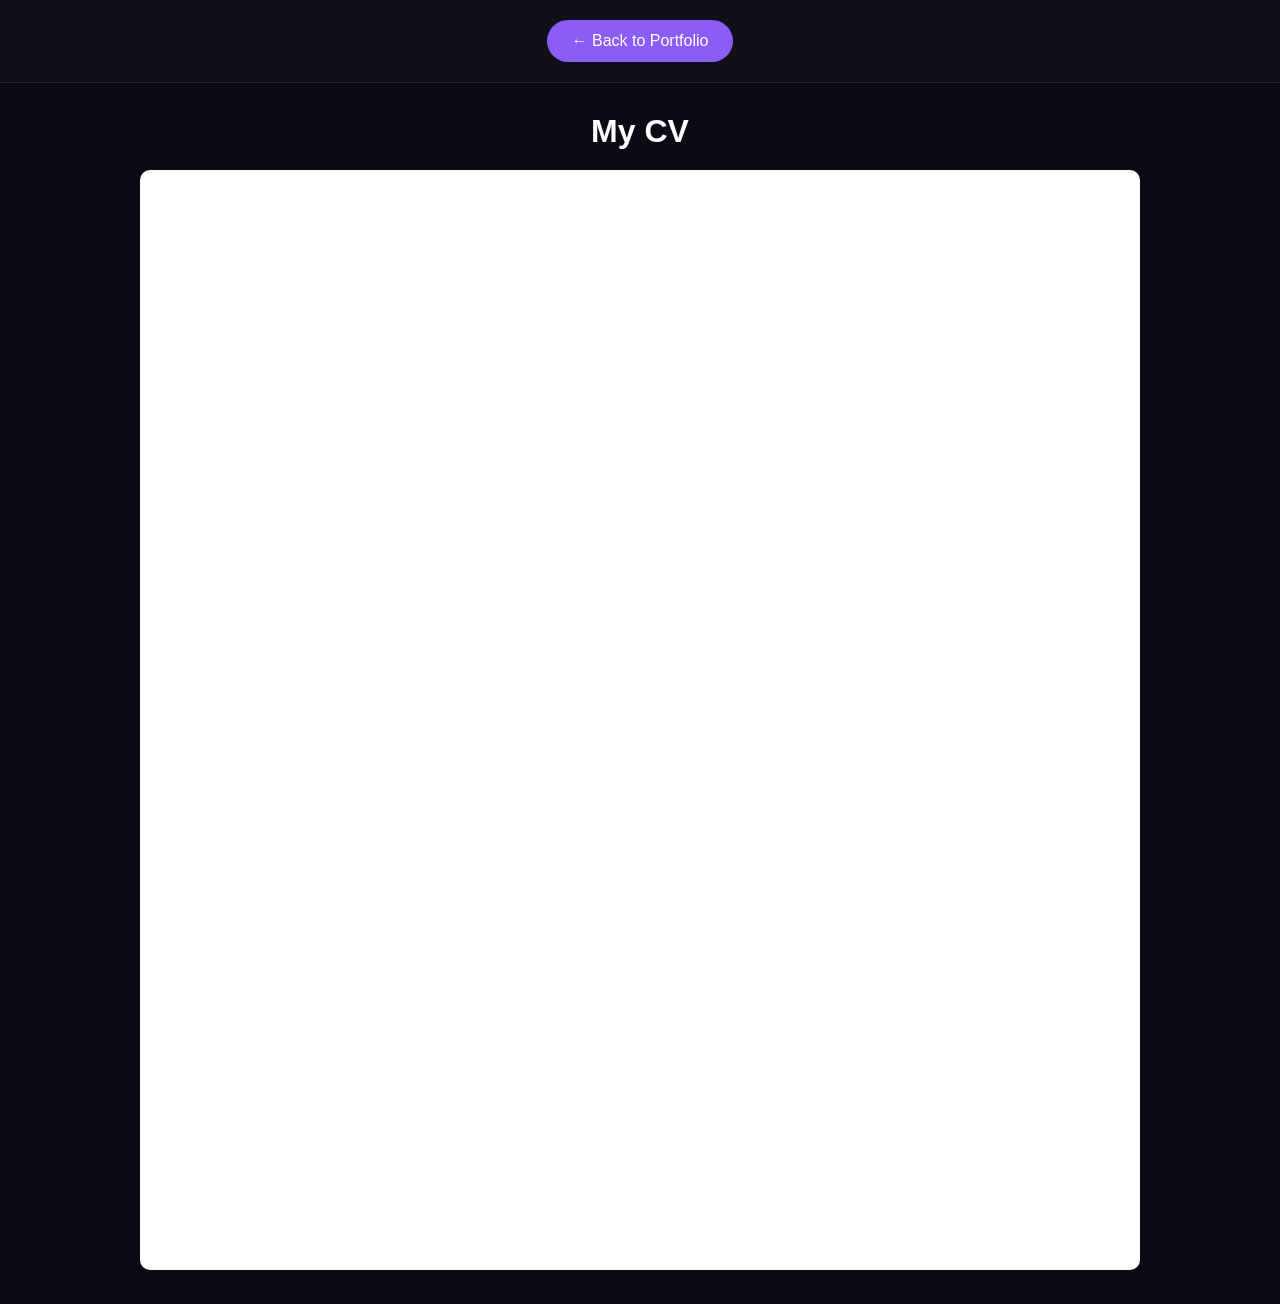
<file: cv.html>
<!DOCTYPE html>
<html lang="en">

<head>
    <meta charset="UTF-8">

    <meta name="viewport"
          content="width=device-width, initial-scale=1.0">

    <title>CV | Nessrine Felah</title>

    <style>

        * {
            margin: 0;
            padding: 0;
            box-sizing: border-box;
        }

        body {
            font-family: Arial, sans-serif;
            background: #0b0b16;
            color: white;
            text-align: center;
        }

        .top-bar {
            padding: 20px;
            background: #10101d;
            border-bottom: 1px solid #252538;
        }

        .back-button {
            display: inline-block;

            padding: 12px 25px;

            background: #8b5cf6;

            color: white;

            text-decoration: none;

            border-radius: 25px;

            transition: 0.3s ease;
        }

        .back-button:hover {
            background: #7c3aed;
            transform: translateY(-2px);
        }

        .cv-container {
            padding: 30px;
        }

        .cv-container h1 {
            margin-bottom: 20px;
        }

        .cv-viewer {
            width: 90%;
            max-width: 1000px;
            height: 1100px;

            border: none;

            border-radius: 10px;

            background: white;
        }

    </style>

</head>

<body>

    <div class="top-bar">

        <a href="index.html" class="back-button">
            ← Back to Portfolio
        </a>

    </div>


    <div class="cv-container">

        <h1>My CV</h1>

        <iframe
            src="cv.pdf"
            class="cv-viewer">
        </iframe>

    </div>

</body>

</html>
</file>
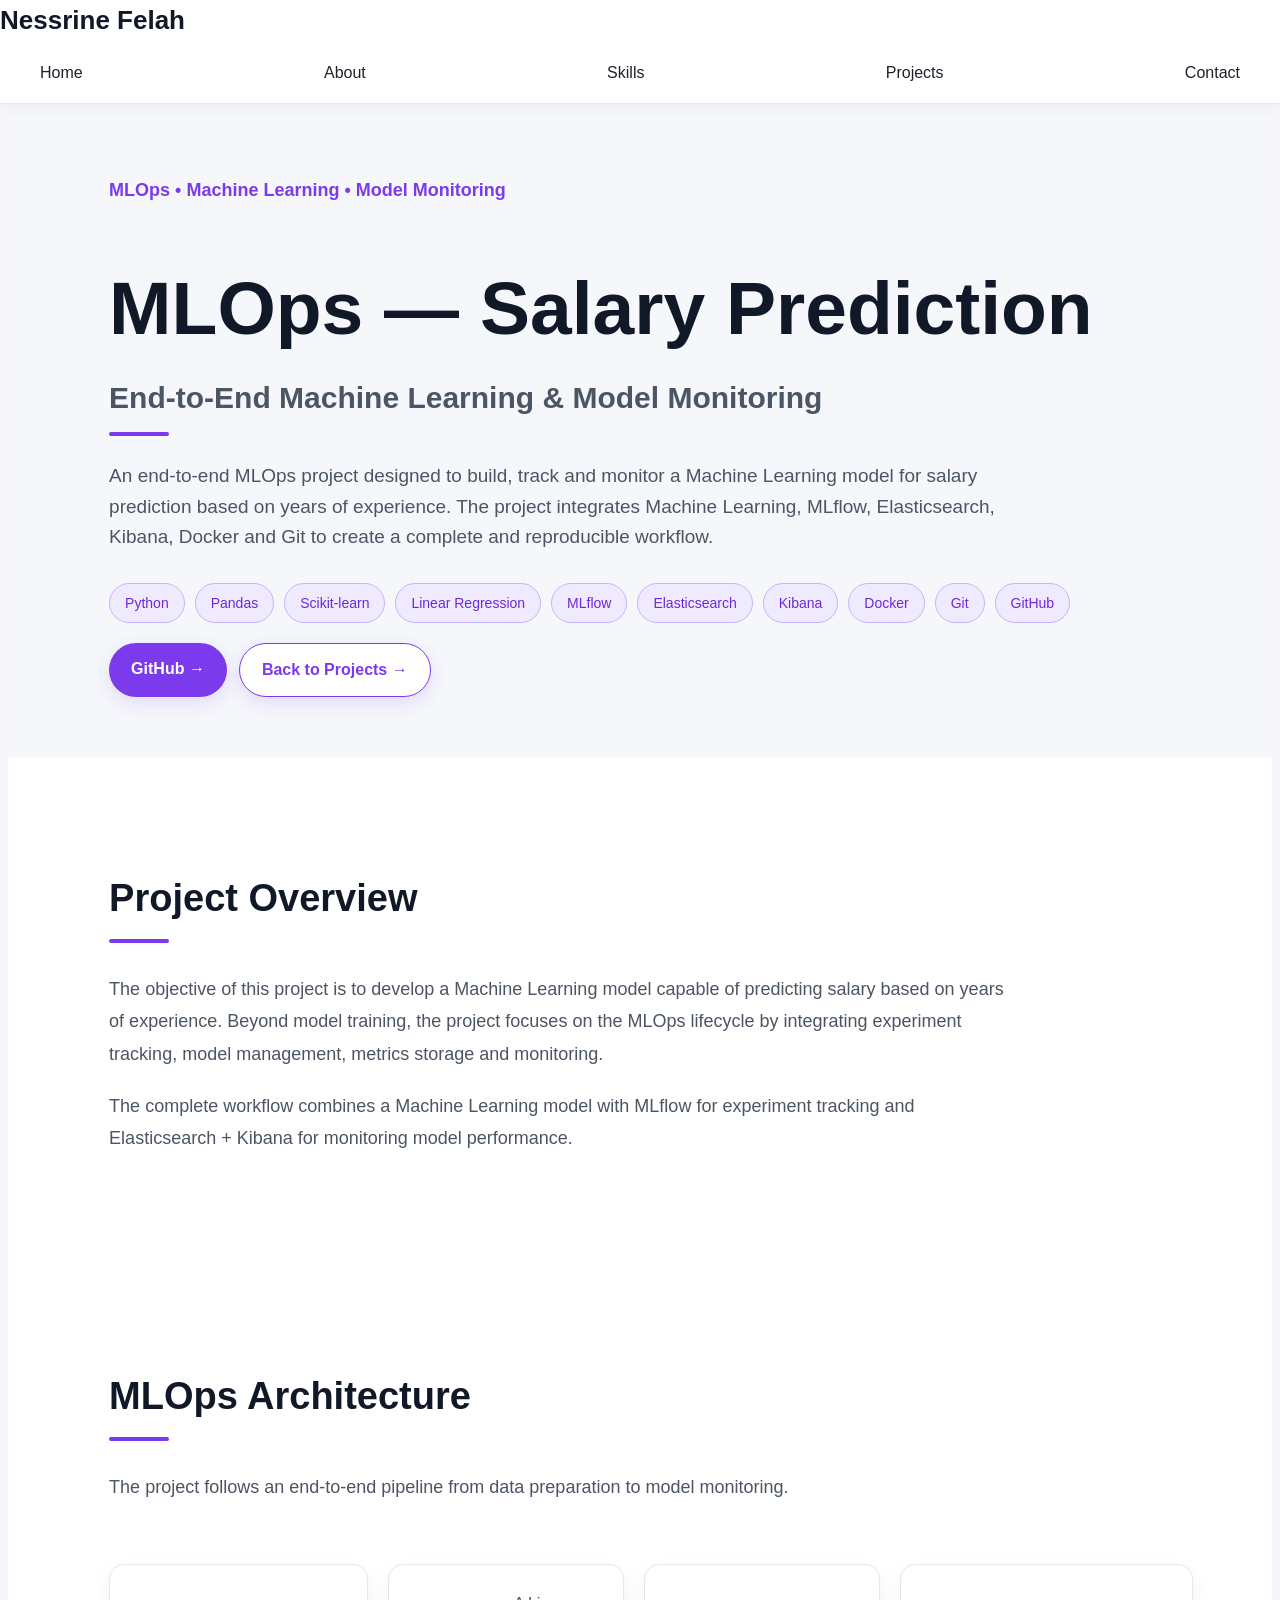
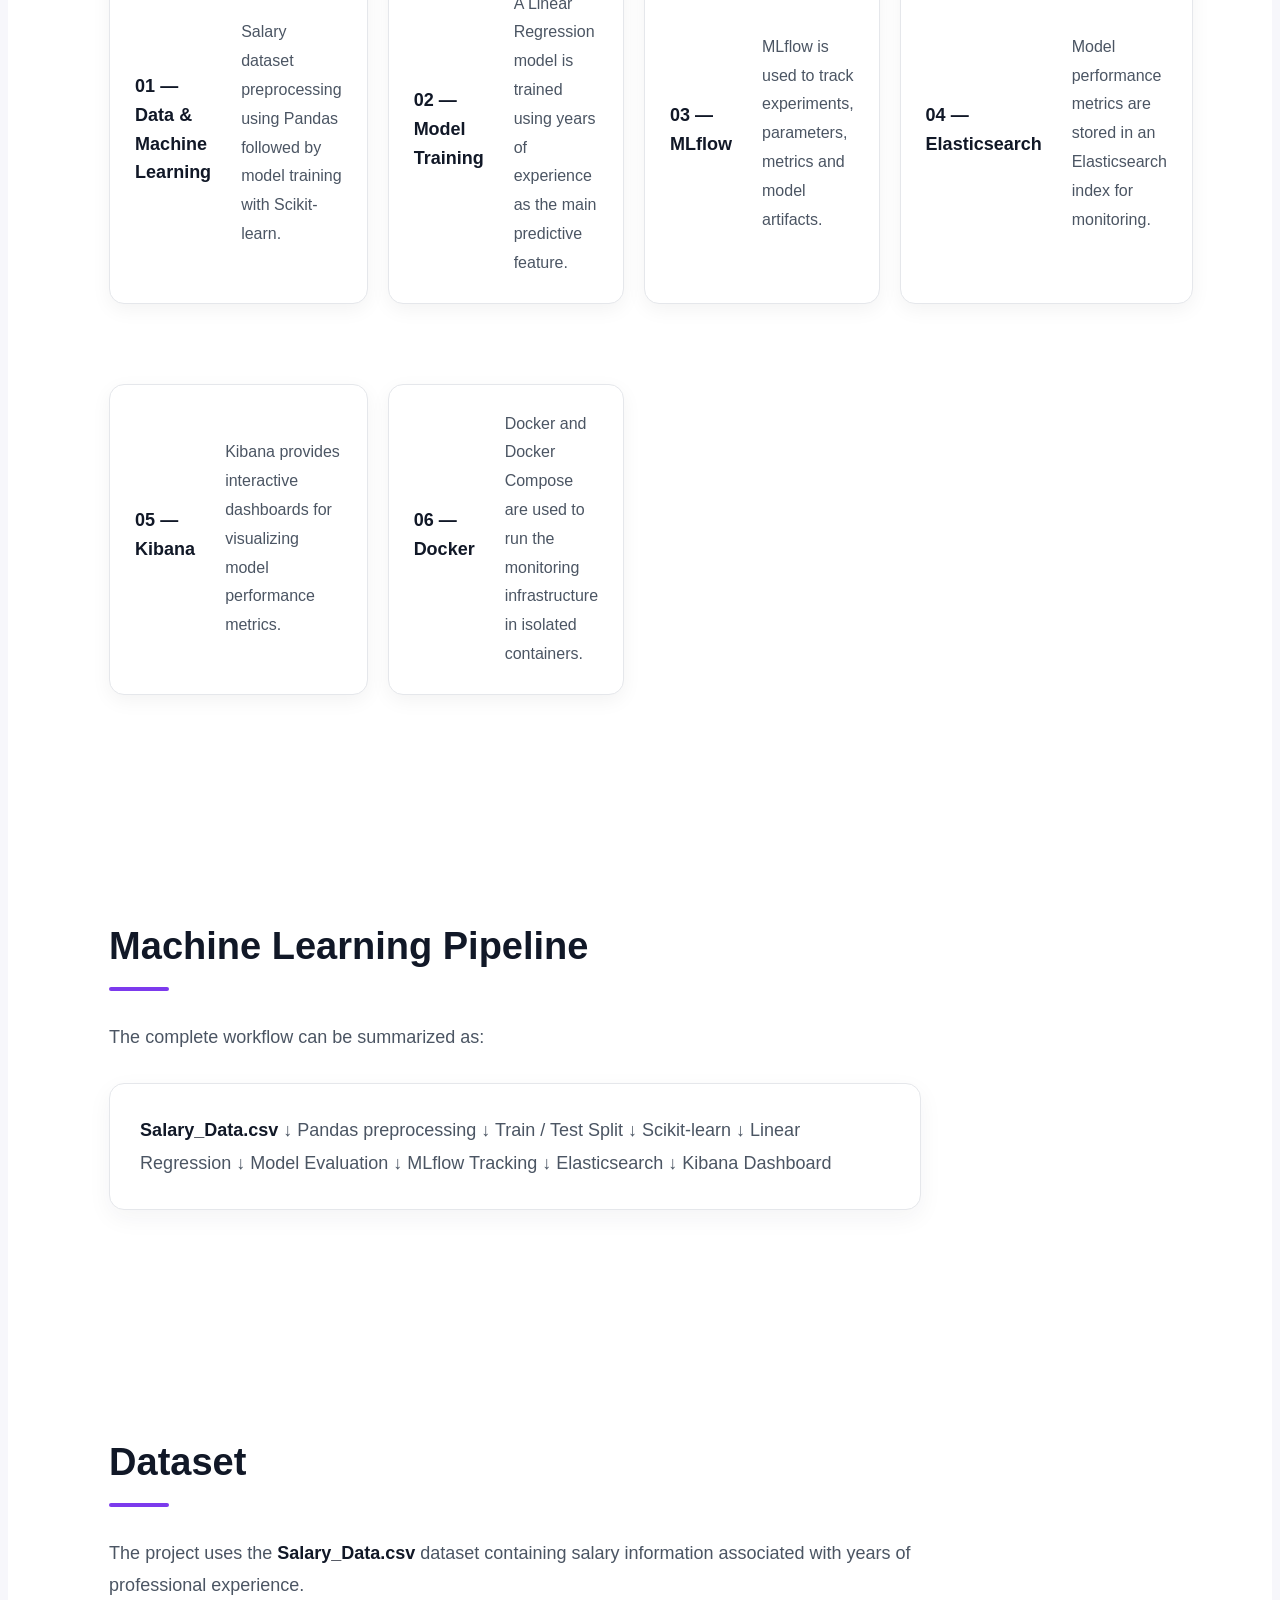
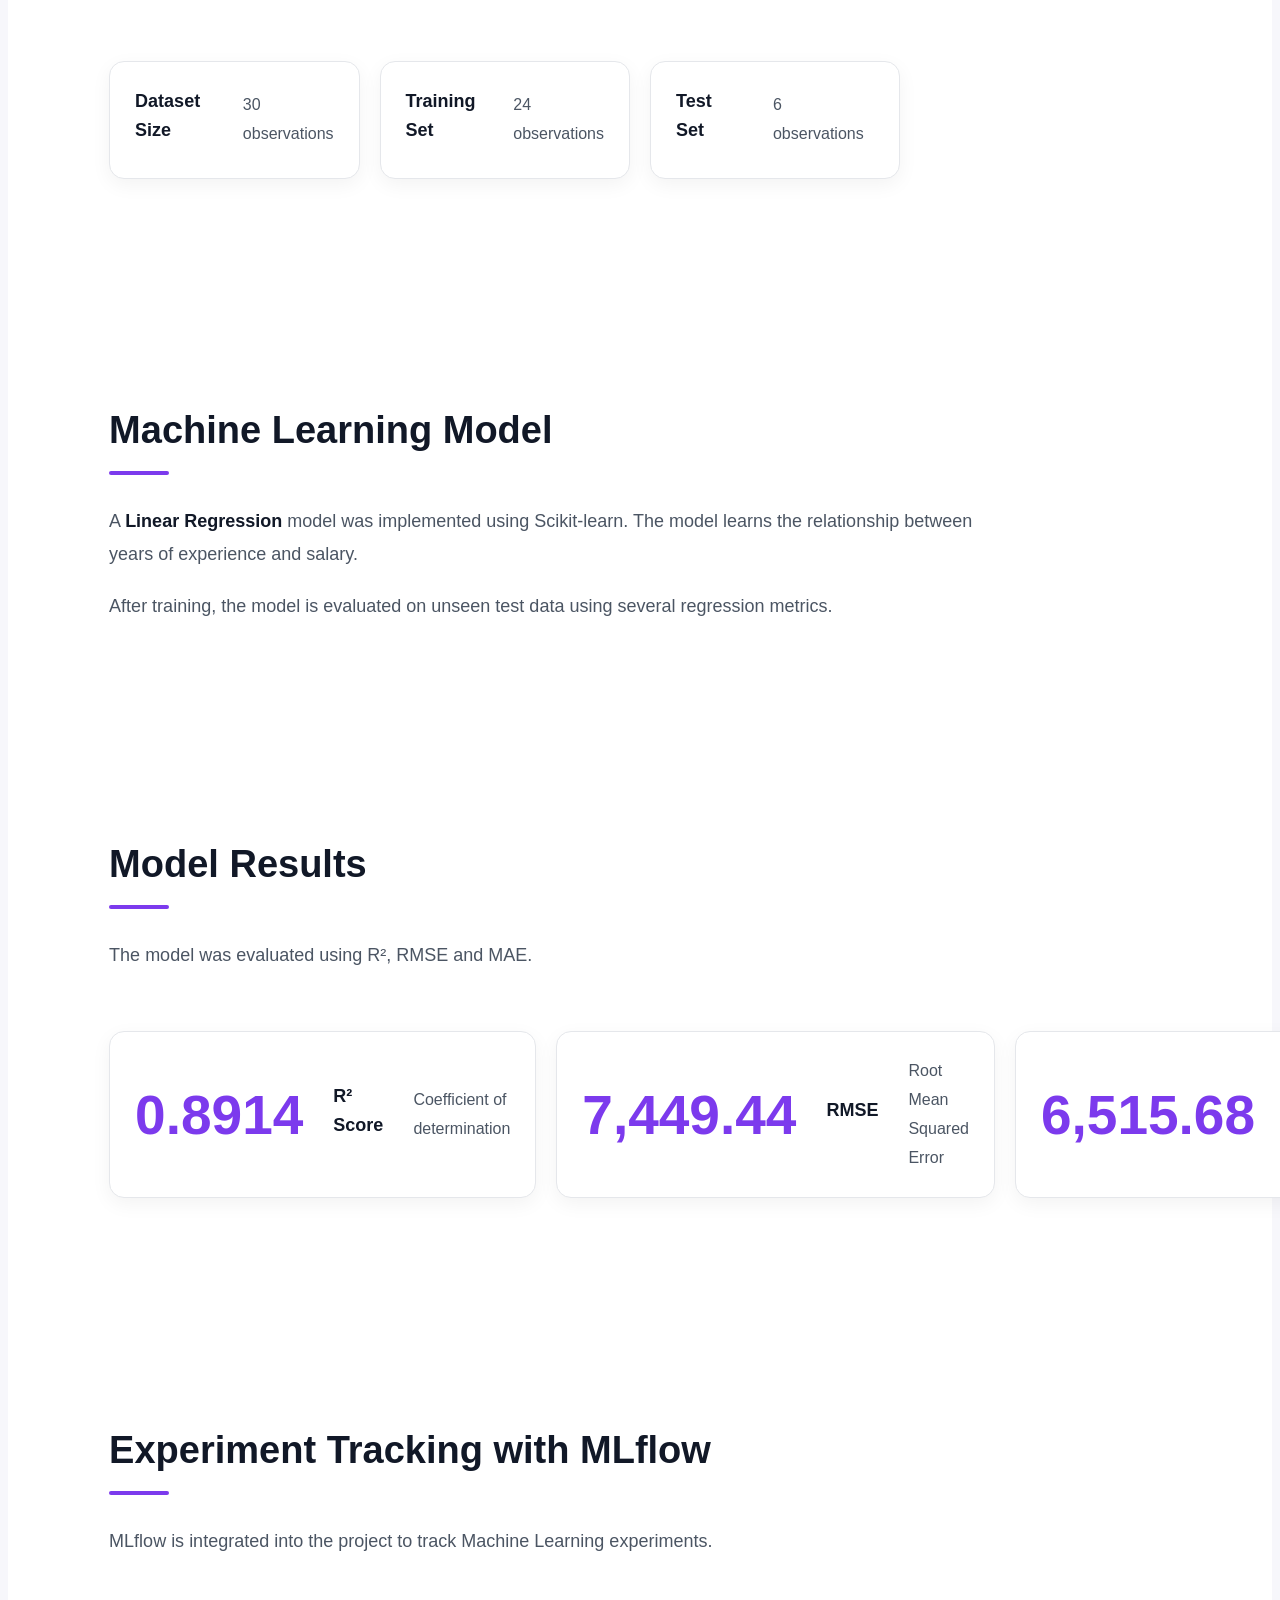
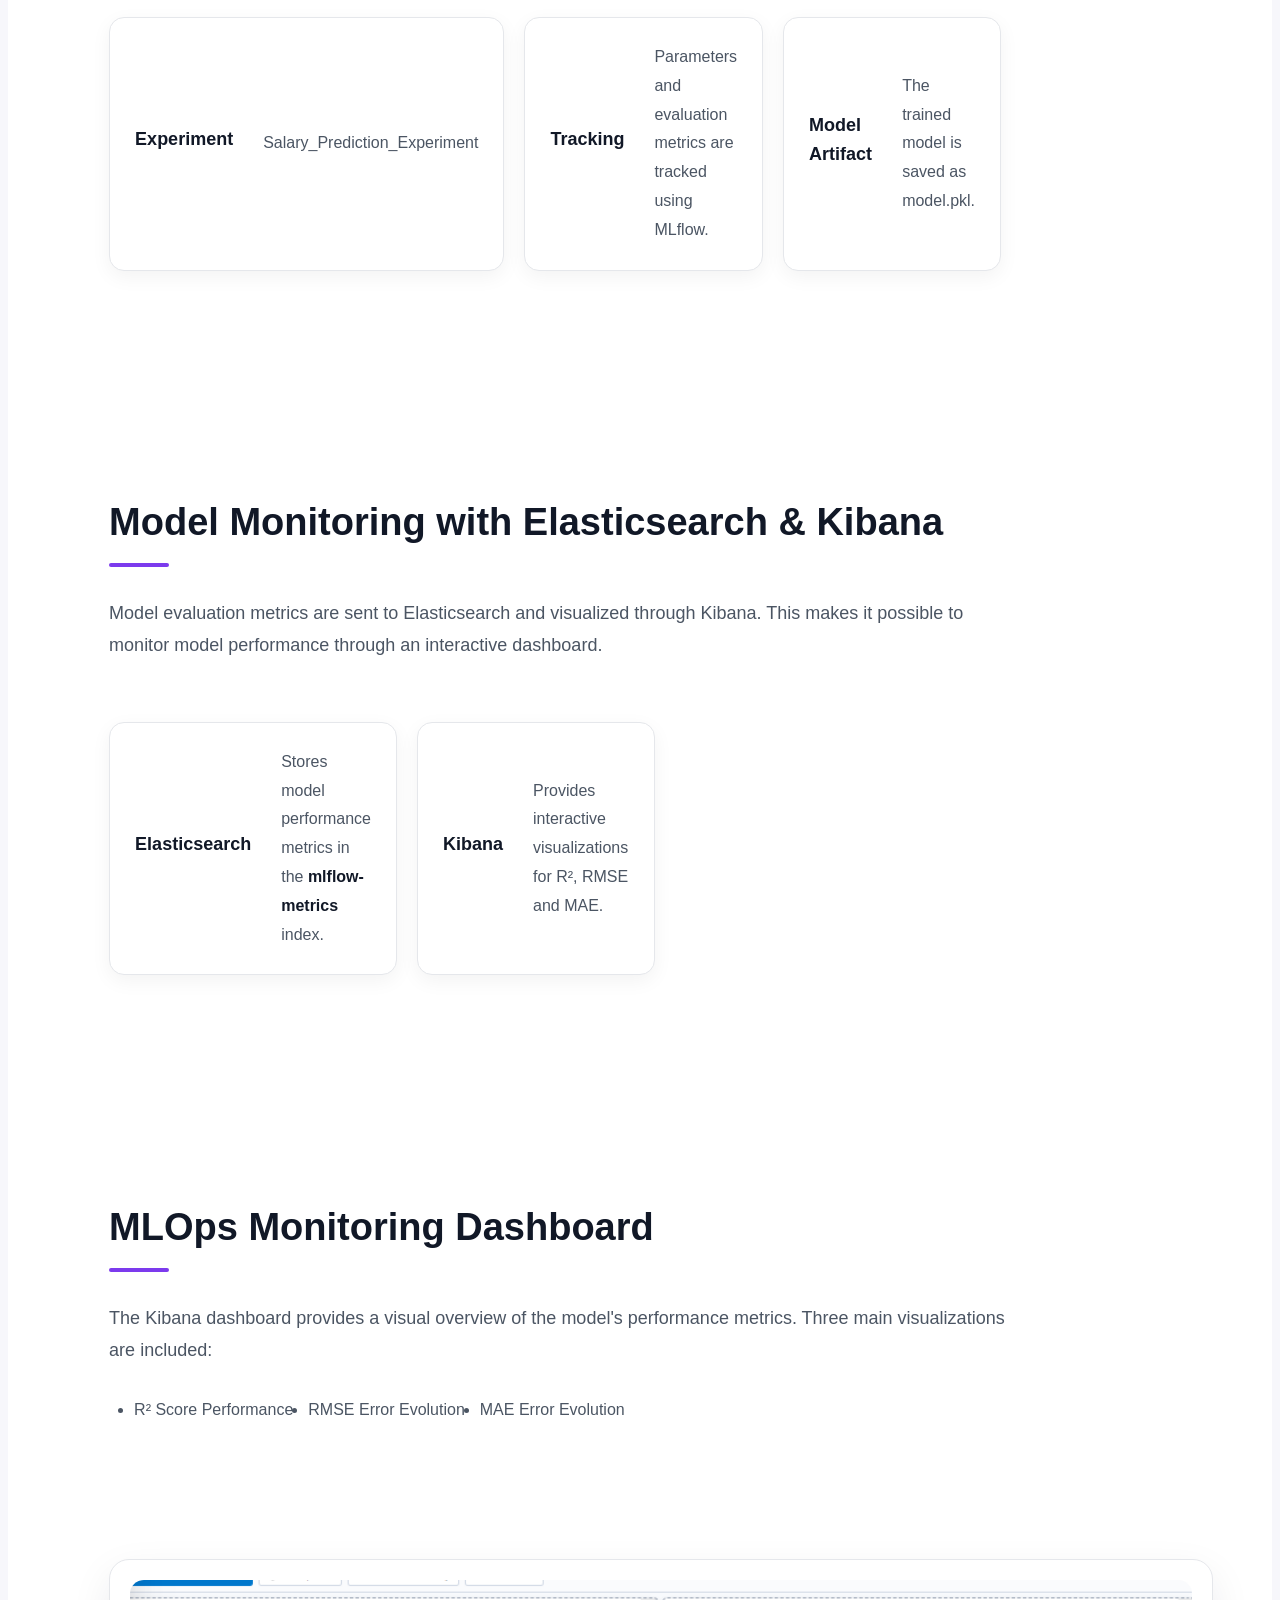
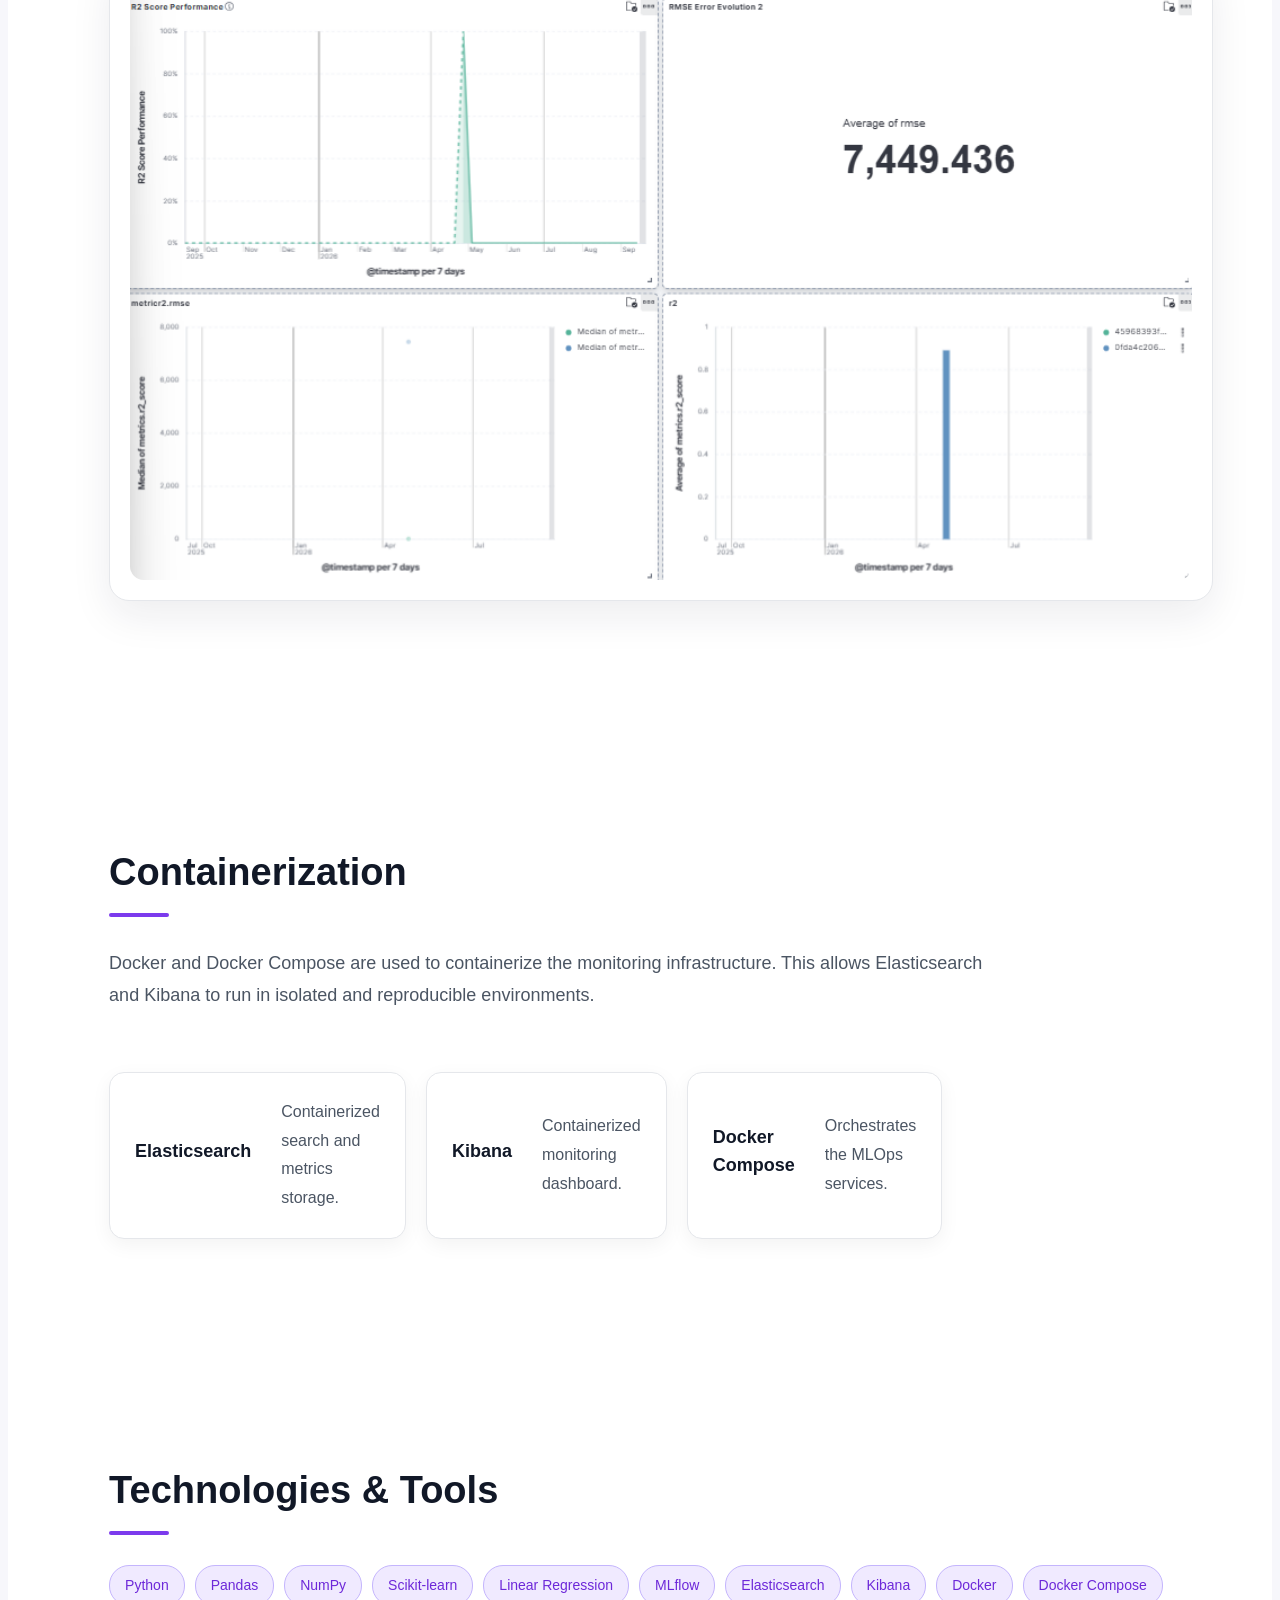
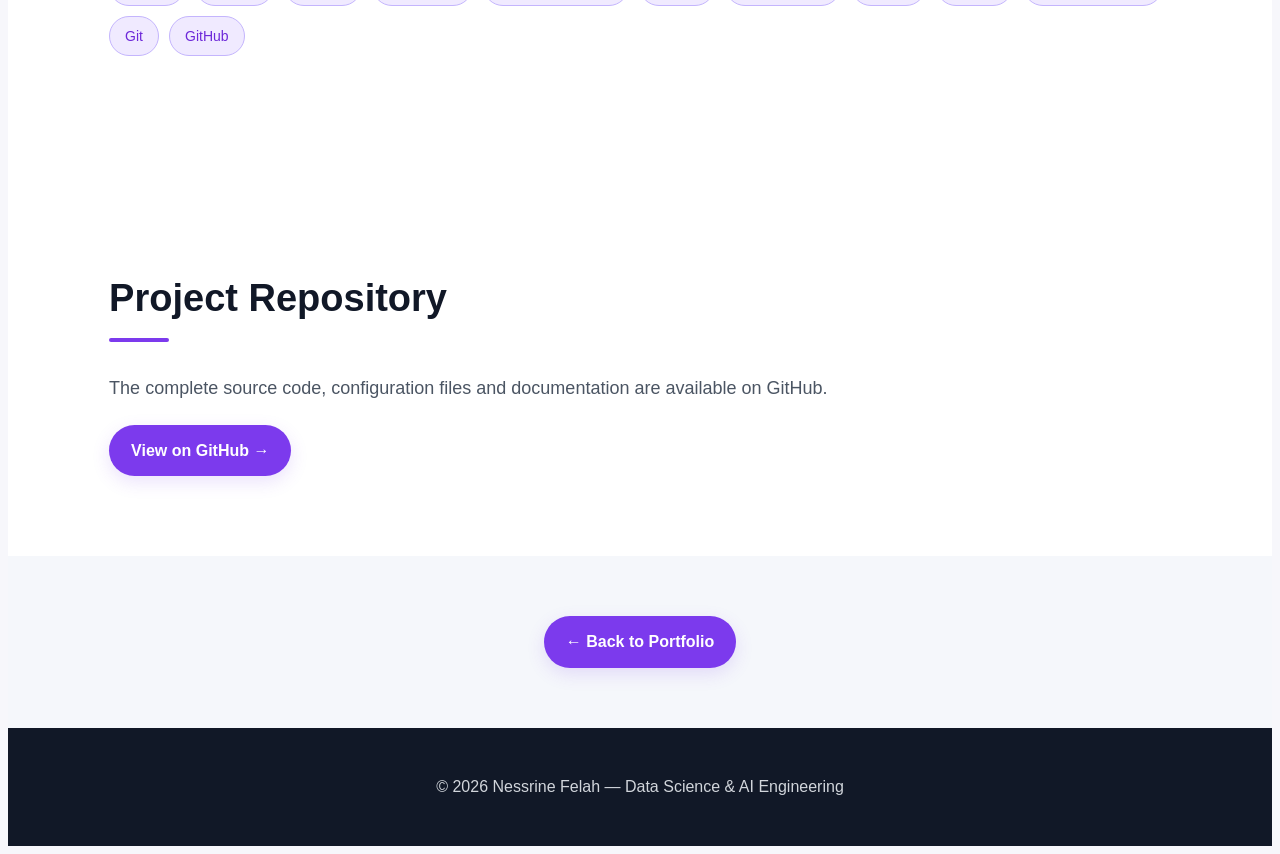
<file: project-mlops.html>
<!DOCTYPE html>
<html lang="en">

<head>

    <meta charset="UTF-8">

    <meta name="viewport"
          content="width=device-width, initial-scale=1.0">

    <title>MLOps Salary Prediction | Nessrine Felah</title>

    <link rel="stylesheet" href="style.css">

</head>

<body>


<!-- =========================================================
     NAVBAR
========================================================= -->

<header class="navbar">

    <div class="nav-container">

        <a href="index.html" class="logo">
            Nessrine Felah
        </a>

        <nav>

            <a href="index.html#home">
                Home
            </a>

            <a href="index.html#about">
                About
            </a>

            <a href="index.html#skills">
                Skills
            </a>

            <a href="index.html#projects">
                Projects
            </a>

            <a href="index.html#contact">
                Contact
            </a>

        </nav>

    </div>

</header>


<!-- =========================================================
     PROJECT HEADER
========================================================= -->

<section class="project-details">

    <p class="project-label">
        MLOps • Machine Learning • Model Monitoring
    </p>

    <h1>
        MLOps — Salary Prediction
    </h1>

    <h2>
        End-to-End Machine Learning & Model Monitoring
    </h2>

    <p class="project-intro">

        An end-to-end MLOps project designed to build,
        track and monitor a Machine Learning model for
        salary prediction based on years of experience.

        The project integrates Machine Learning,
        MLflow, Elasticsearch, Kibana, Docker and Git
        to create a complete and reproducible workflow.

    </p>


    <div class="tech-stack">

        <span>Python</span>
        <span>Pandas</span>
        <span>Scikit-learn</span>
        <span>Linear Regression</span>
        <span>MLflow</span>
        <span>Elasticsearch</span>
        <span>Kibana</span>
        <span>Docker</span>
        <span>Git</span>
        <span>GitHub</span>

    </div>


    <div class="project-buttons">

        <a href="https://github.com/Nessrine23/mlops-salary-prediction"
           target="_blank"
           rel="noopener noreferrer"
           class="project-button">

            GitHub →

        </a>

        <a href="index.html#projects"
           class="project-button secondary">

            Back to Projects →

        </a>

    </div>

</section>



<!-- =========================================================
     PROJECT OVERVIEW
========================================================= -->

<section class="details-section">

    <h2>
        Project Overview
    </h2>

    <p>

        The objective of this project is to develop a
        Machine Learning model capable of predicting
        salary based on years of experience.

        Beyond model training, the project focuses on
        the MLOps lifecycle by integrating experiment
        tracking, model management, metrics storage
        and monitoring.

    </p>

    <p>

        The complete workflow combines a Machine Learning
        model with MLflow for experiment tracking and
        Elasticsearch + Kibana for monitoring model
        performance.

    </p>

</section>



<!-- =========================================================
     ARCHITECTURE
========================================================= -->

<section class="details-section">

    <h2>
        MLOps Architecture
    </h2>

    <p>

        The project follows an end-to-end pipeline from
        data preparation to model monitoring.

    </p>


    <div class="tech-grid">

        <div class="result-card">

            <h3>
                01 — Data & Machine Learning
            </h3>

            <p>

                Salary dataset preprocessing using
                Pandas followed by model training
                with Scikit-learn.

            </p>

        </div>


        <div class="result-card">

            <h3>
                02 — Model Training
            </h3>

            <p>

                A Linear Regression model is trained
                using years of experience as the main
                predictive feature.

            </p>

        </div>


        <div class="result-card">

            <h3>
                03 — MLflow
            </h3>

            <p>

                MLflow is used to track experiments,
                parameters, metrics and model artifacts.

            </p>

        </div>


        <div class="result-card">

            <h3>
                04 — Elasticsearch
            </h3>

            <p>

                Model performance metrics are stored
                in an Elasticsearch index for monitoring.

            </p>

        </div>


        <div class="result-card">

            <h3>
                05 — Kibana
            </h3>

            <p>

                Kibana provides interactive dashboards
                for visualizing model performance metrics.

            </p>

        </div>


        <div class="result-card">

            <h3>
                06 — Docker
            </h3>

            <p>

                Docker and Docker Compose are used to
                run the monitoring infrastructure in
                isolated containers.

            </p>

        </div>

    </div>

</section>



<!-- =========================================================
     PIPELINE
========================================================= -->

<section class="details-section">

    <h2>
        Machine Learning Pipeline
    </h2>

    <p>

        The complete workflow can be summarized as:

    </p>


    <div class="result-card">

        <p>

            <strong>
                Salary_Data.csv
            </strong>

            ↓

            Pandas preprocessing

            ↓

            Train / Test Split

            ↓

            Scikit-learn

            ↓

            Linear Regression

            ↓

            Model Evaluation

            ↓

            MLflow Tracking

            ↓

            Elasticsearch

            ↓

            Kibana Dashboard

        </p>

    </div>

</section>



<!-- =========================================================
     DATASET
========================================================= -->

<section class="details-section">

    <h2>
        Dataset
    </h2>

    <p>

        The project uses the
        <strong>Salary_Data.csv</strong>
        dataset containing salary information
        associated with years of professional experience.

    </p>

    <div class="tech-grid">

        <div class="result-card">

            <h3>
                Dataset Size
            </h3>

            <p>
                30 observations
            </p>

        </div>


        <div class="result-card">

            <h3>
                Training Set
            </h3>

            <p>
                24 observations
            </p>

        </div>


        <div class="result-card">

            <h3>
                Test Set
            </h3>

            <p>
                6 observations
            </p>

        </div>

    </div>

</section>



<!-- =========================================================
     MODEL
========================================================= -->

<section class="details-section">

    <h2>
        Machine Learning Model
    </h2>

    <p>

        A
        <strong>Linear Regression</strong>
        model was implemented using Scikit-learn.

        The model learns the relationship between
        years of experience and salary.

    </p>

    <p>

        After training, the model is evaluated on
        unseen test data using several regression
        metrics.

    </p>

</section>



<!-- =========================================================
     RESULTS
========================================================= -->

<section class="details-section">

    <h2>
        Model Results
    </h2>

    <p>

        The model was evaluated using R², RMSE and MAE.

    </p>


    <div class="tech-grid">


        <div class="result-card">

            <div class="result-number">
                0.8914
            </div>

            <h3>
                R² Score
            </h3>

            <p>
                Coefficient of determination
            </p>

        </div>


        <div class="result-card">

            <div class="result-number">
                7,449.44
            </div>

            <h3>
                RMSE
            </h3>

            <p>
                Root Mean Squared Error
            </p>

        </div>


        <div class="result-card">

            <div class="result-number">
                6,515.68
            </div>

            <h3>
                MAE
            </h3>

            <p>
                Mean Absolute Error
            </p>

        </div>


    </div>

</section>



<!-- =========================================================
     MLFLOW
========================================================= -->

<section class="details-section">

    <h2>
        Experiment Tracking with MLflow
    </h2>

    <p>

        MLflow is integrated into the project to track
        Machine Learning experiments.

    </p>

    <div class="tech-grid">

        <div class="result-card">

            <h3>
                Experiment
            </h3>

            <p>
                Salary_Prediction_Experiment
            </p>

        </div>


        <div class="result-card">

            <h3>
                Tracking
            </h3>

            <p>
                Parameters and evaluation metrics
                are tracked using MLflow.
            </p>

        </div>


        <div class="result-card">

            <h3>
                Model Artifact
            </h3>

            <p>
                The trained model is saved as
                model.pkl.
            </p>

        </div>

    </div>

</section>



<!-- =========================================================
     ELASTICSEARCH + KIBANA
========================================================= -->

<section class="details-section">

    <h2>
        Model Monitoring with Elasticsearch & Kibana
    </h2>

    <p>

        Model evaluation metrics are sent to
        Elasticsearch and visualized through Kibana.

        This makes it possible to monitor model
        performance through an interactive dashboard.

    </p>


    <div class="tech-grid">

        <div class="result-card">

            <h3>
                Elasticsearch
            </h3>

            <p>

                Stores model performance metrics
                in the
                <strong>mlflow-metrics</strong>
                index.

            </p>

        </div>


        <div class="result-card">

            <h3>
                Kibana
            </h3>

            <p>

                Provides interactive visualizations
                for R², RMSE and MAE.

            </p>

        </div>

    </div>

</section>



<!-- =========================================================
     KIBANA DASHBOARD
========================================================= -->

<section class="details-section">

    <h2>
        MLOps Monitoring Dashboard
    </h2>

    <p>

        The Kibana dashboard provides a visual overview
        of the model's performance metrics.

        Three main visualizations are included:

    </p>


    <ul class="skill-list">

        <li>
            R² Score Performance
        </li>

        <li>
            RMSE Error Evolution
        </li>

        <li>
            MAE Error Evolution
        </li>

    </ul>


    <div class="project-image">

        <img
            src="2.png"
            alt="Kibana MLOps Model Performance Monitoring Dashboard"
        >

    </div>

</section>



<!-- =========================================================
     DOCKER
========================================================= -->

<section class="details-section">

    <h2>
        Containerization
    </h2>

    <p>

        Docker and Docker Compose are used to
        containerize the monitoring infrastructure.

        This allows Elasticsearch and Kibana to run
        in isolated and reproducible environments.

    </p>


    <div class="tech-grid">

        <div class="result-card">

            <h3>
                Elasticsearch
            </h3>

            <p>
                Containerized search and metrics storage.
            </p>

        </div>


        <div class="result-card">

            <h3>
                Kibana
            </h3>

            <p>
                Containerized monitoring dashboard.
            </p>

        </div>


        <div class="result-card">

            <h3>
                Docker Compose
            </h3>

            <p>
                Orchestrates the MLOps services.
            </p>

        </div>

    </div>

</section>



<!-- =========================================================
     TECHNOLOGIES
========================================================= -->

<section class="details-section">

    <h2>
        Technologies & Tools
    </h2>


    <div class="tech-stack">

        <span>Python</span>

        <span>Pandas</span>

        <span>NumPy</span>

        <span>Scikit-learn</span>

        <span>Linear Regression</span>

        <span>MLflow</span>

        <span>Elasticsearch</span>

        <span>Kibana</span>

        <span>Docker</span>

        <span>Docker Compose</span>

        <span>Git</span>

        <span>GitHub</span>

    </div>

</section>



<!-- =========================================================
     GITHUB
========================================================= -->

<section class="details-section">

    <h2>
        Project Repository
    </h2>

    <p>

        The complete source code, configuration files
        and documentation are available on GitHub.

    </p>


    <div class="project-buttons">

        <a
            href="https://github.com/Nessrine23/mlops-salary-prediction"
            target="_blank"
            rel="noopener noreferrer"
            class="project-button"
        >

            View on GitHub →

        </a>

    </div>

</section>



<!-- =========================================================
     BACK
========================================================= -->

<section class="back-section">

    <a
        href="index.html#projects"
        class="project-button"
    >

        ← Back to Portfolio

    </a>

</section>



<!-- =========================================================
     FOOTER
========================================================= -->

<footer>

    <p>
        © 2026 Nessrine Felah — Data Science & AI Engineering
    </p>

</footer>


</body>

</html>
</file>
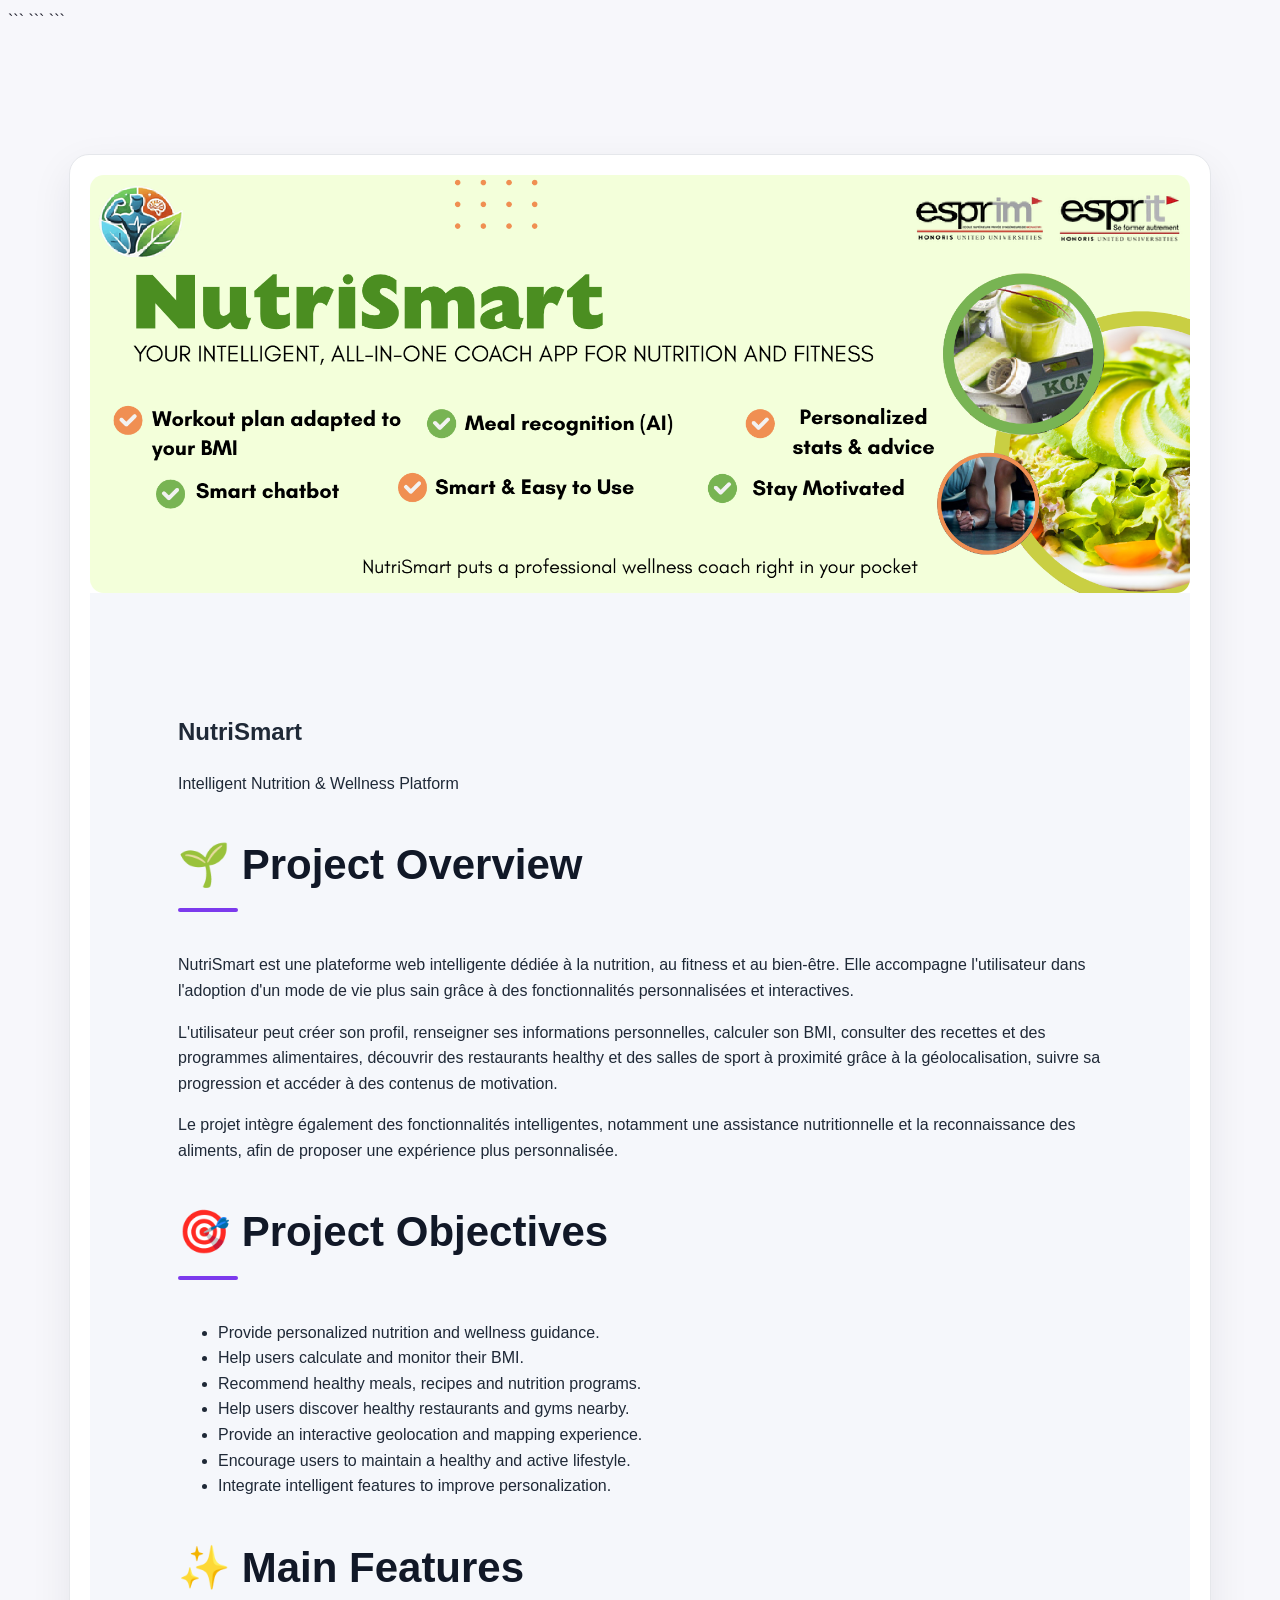
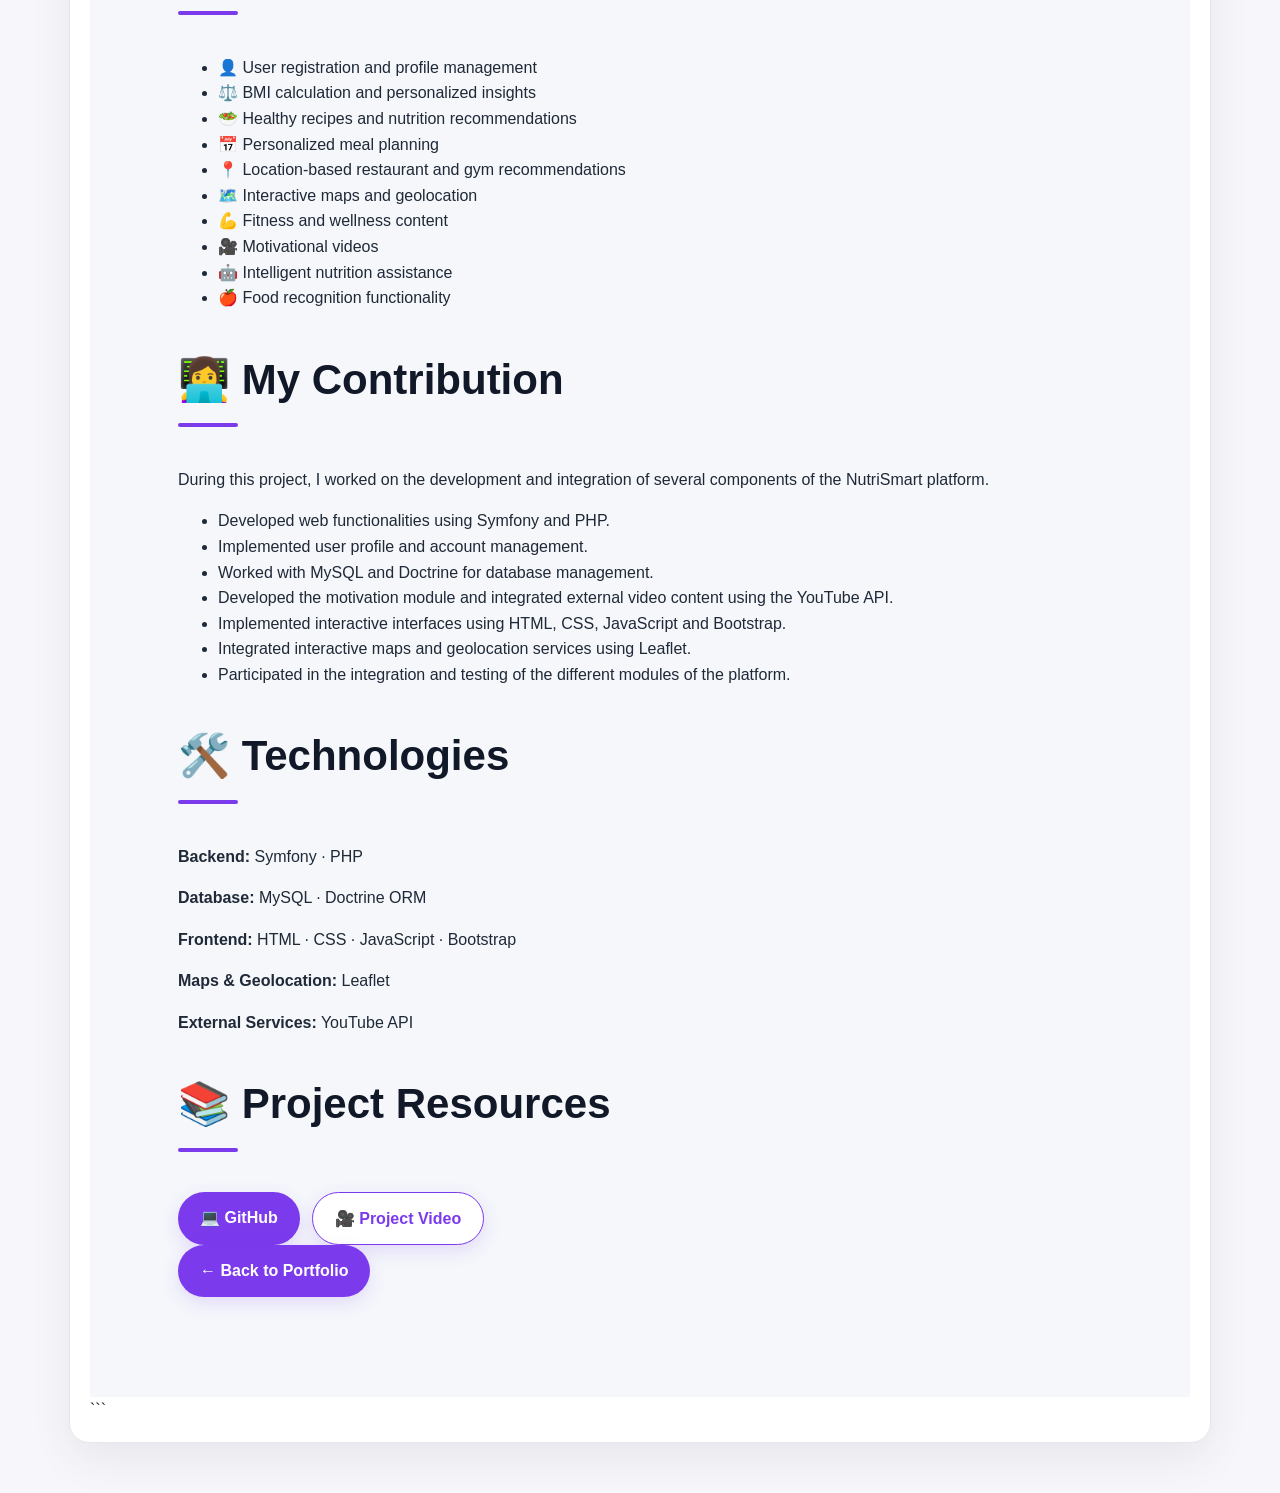
<file: project-nutri.html>
<!DOCTYPE html>

<html lang="en">

<head>
    <meta charset="UTF-8">

```
<meta name="viewport"
      content="width=device-width, initial-scale=1.0">

<title>NutriSmart | Nessrine Felah</title>

<link rel="stylesheet" href="style.css">
```

</head>

<body>

```
<!-- =========================
     NUTRISMART COVER
========================= -->

 <div class="project-image">
  <img src="./couverture.png" alt="NutriSmart Project">


<!-- =========================
     PROJECT CONTENT
========================= -->

<section class="project-content">

    <h1>
        NutriSmart
    </h1>

    <p class="project-subtitle">
        Intelligent Nutrition & Wellness Platform
    </p>


    <!-- =========================
         PROJECT OVERVIEW
    ========================= -->

    <h2>
        🌱 Project Overview
    </h2>

    <p>
        NutriSmart est une plateforme web intelligente dédiée à la
        nutrition, au fitness et au bien-être. Elle accompagne
        l'utilisateur dans l'adoption d'un mode de vie plus sain
        grâce à des fonctionnalités personnalisées et interactives.
    </p>

    <p>
        L'utilisateur peut créer son profil, renseigner ses
        informations personnelles, calculer son BMI, consulter des
        recettes et des programmes alimentaires, découvrir des
        restaurants healthy et des salles de sport à proximité
        grâce à la géolocalisation, suivre sa progression et accéder
        à des contenus de motivation.
    </p>

    <p>
        Le projet intègre également des fonctionnalités intelligentes,
        notamment une assistance nutritionnelle et la reconnaissance
        des aliments, afin de proposer une expérience plus
        personnalisée.
    </p>


    <!-- =========================
         PROJECT OBJECTIVES
    ========================= -->

    <h2>
        🎯 Project Objectives
    </h2>

    <ul>

        <li>
            Provide personalized nutrition and wellness guidance.
        </li>

        <li>
            Help users calculate and monitor their BMI.
        </li>

        <li>
            Recommend healthy meals, recipes and nutrition programs.
        </li>

        <li>
            Help users discover healthy restaurants and gyms nearby.
        </li>

        <li>
            Provide an interactive geolocation and mapping experience.
        </li>

        <li>
            Encourage users to maintain a healthy and active lifestyle.
        </li>

        <li>
            Integrate intelligent features to improve personalization.
        </li>

    </ul>


    <!-- =========================
         MAIN FEATURES
    ========================= -->

    <h2>
        ✨ Main Features
    </h2>

    <ul>

        <li>
            👤 User registration and profile management
        </li>

        <li>
            ⚖️ BMI calculation and personalized insights
        </li>

        <li>
            🥗 Healthy recipes and nutrition recommendations
        </li>

        <li>
            📅 Personalized meal planning
        </li>

        <li>
            📍 Location-based restaurant and gym recommendations
        </li>

        <li>
            🗺️ Interactive maps and geolocation
        </li>

        <li>
            💪 Fitness and wellness content
        </li>

        <li>
            🎥 Motivational videos
        </li>

        <li>
            🤖 Intelligent nutrition assistance
        </li>

        <li>
            🍎 Food recognition functionality
        </li>

    </ul>


    <!-- =========================
         MY CONTRIBUTION
    ========================= -->

    <h2>
        👩‍💻 My Contribution
    </h2>

    <p>
        During this project, I worked on the development and
        integration of several components of the NutriSmart platform.
    </p>

    <ul>

        <li>
            Developed web functionalities using Symfony and PHP.
        </li>

        <li>
            Implemented user profile and account management.
        </li>

        <li>
            Worked with MySQL and Doctrine for database management.
        </li>

        <li>
            Developed the motivation module and integrated external
            video content using the YouTube API.
        </li>

        <li>
            Implemented interactive interfaces using HTML, CSS,
            JavaScript and Bootstrap.
        </li>

        <li>
            Integrated interactive maps and geolocation services
            using Leaflet.
        </li>

        <li>
            Participated in the integration and testing of the
            different modules of the platform.
        </li>

    </ul>


    <!-- =========================
         TECHNOLOGIES
    ========================= -->

    <h2>
        🛠️ Technologies
    </h2>

    <p>
        <strong>Backend:</strong>
        Symfony · PHP
    </p>

    <p>
        <strong>Database:</strong>
        MySQL · Doctrine ORM
    </p>

    <p>
        <strong>Frontend:</strong>
        HTML · CSS · JavaScript · Bootstrap
    </p>

    <p>
        <strong>Maps & Geolocation:</strong>
        Leaflet
    </p>

    <p>
        <strong>External Services:</strong>
        YouTube API
    </p>


    <!-- =========================
         PROJECT RESOURCES
    ========================= -->

    <h2>
        📚 Project Resources
    </h2>

    <div class="project-buttons">

        <a href="https://github.com/rawn2001/nutriweb"
           target="_blank"
           rel="noopener noreferrer"
           class="project-button">

            💻 GitHub

        </a>


        <a href="https://www.youtube.com/watch?v=1tvMKQUuXnA"
           target="_blank"
           rel="noopener noreferrer"
           class="project-button secondary">

            🎥 Project Video

        </a>

    </div>


    <!-- =========================
         BACK TO PORTFOLIO
    ========================= -->

    <div class="back-button">

        <a href="index.html"
           class="project-button">

            ← Back to Portfolio

        </a>

    </div>

</section>
```

</body>

</html>
</file>
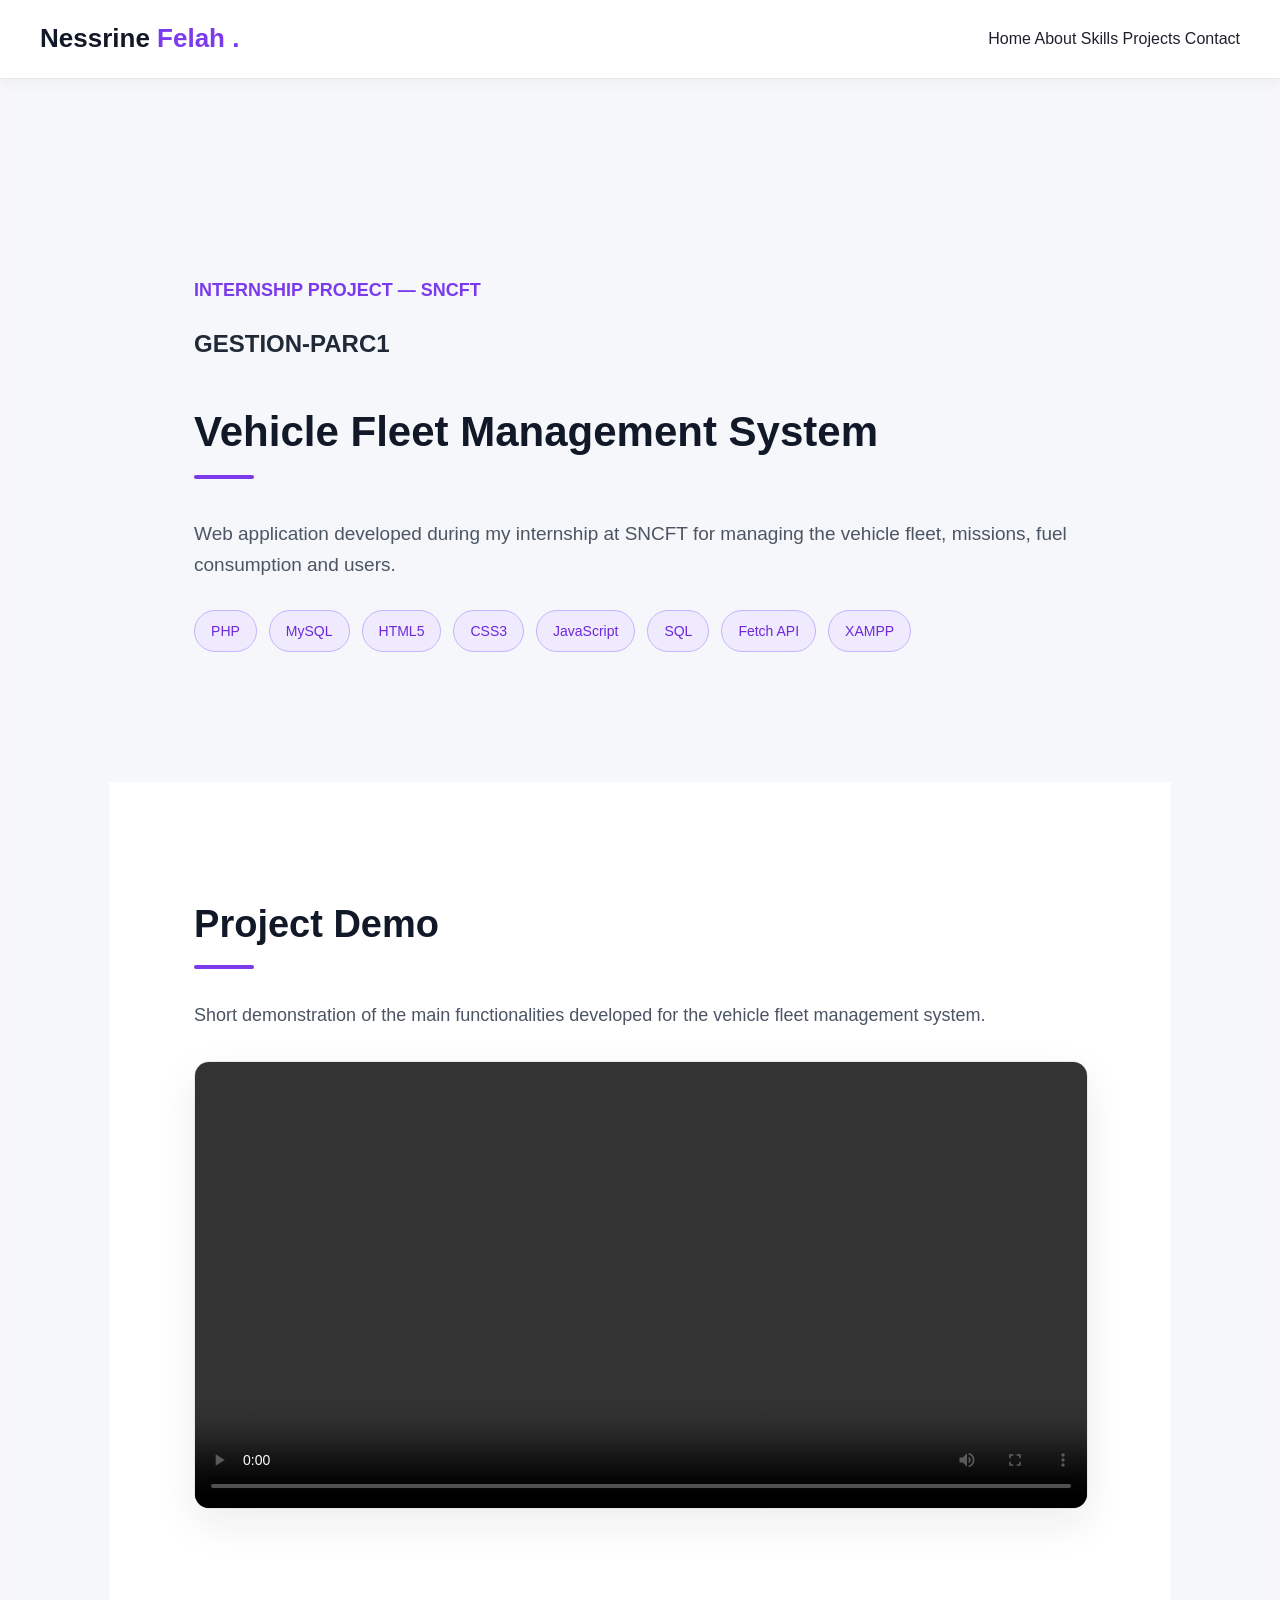
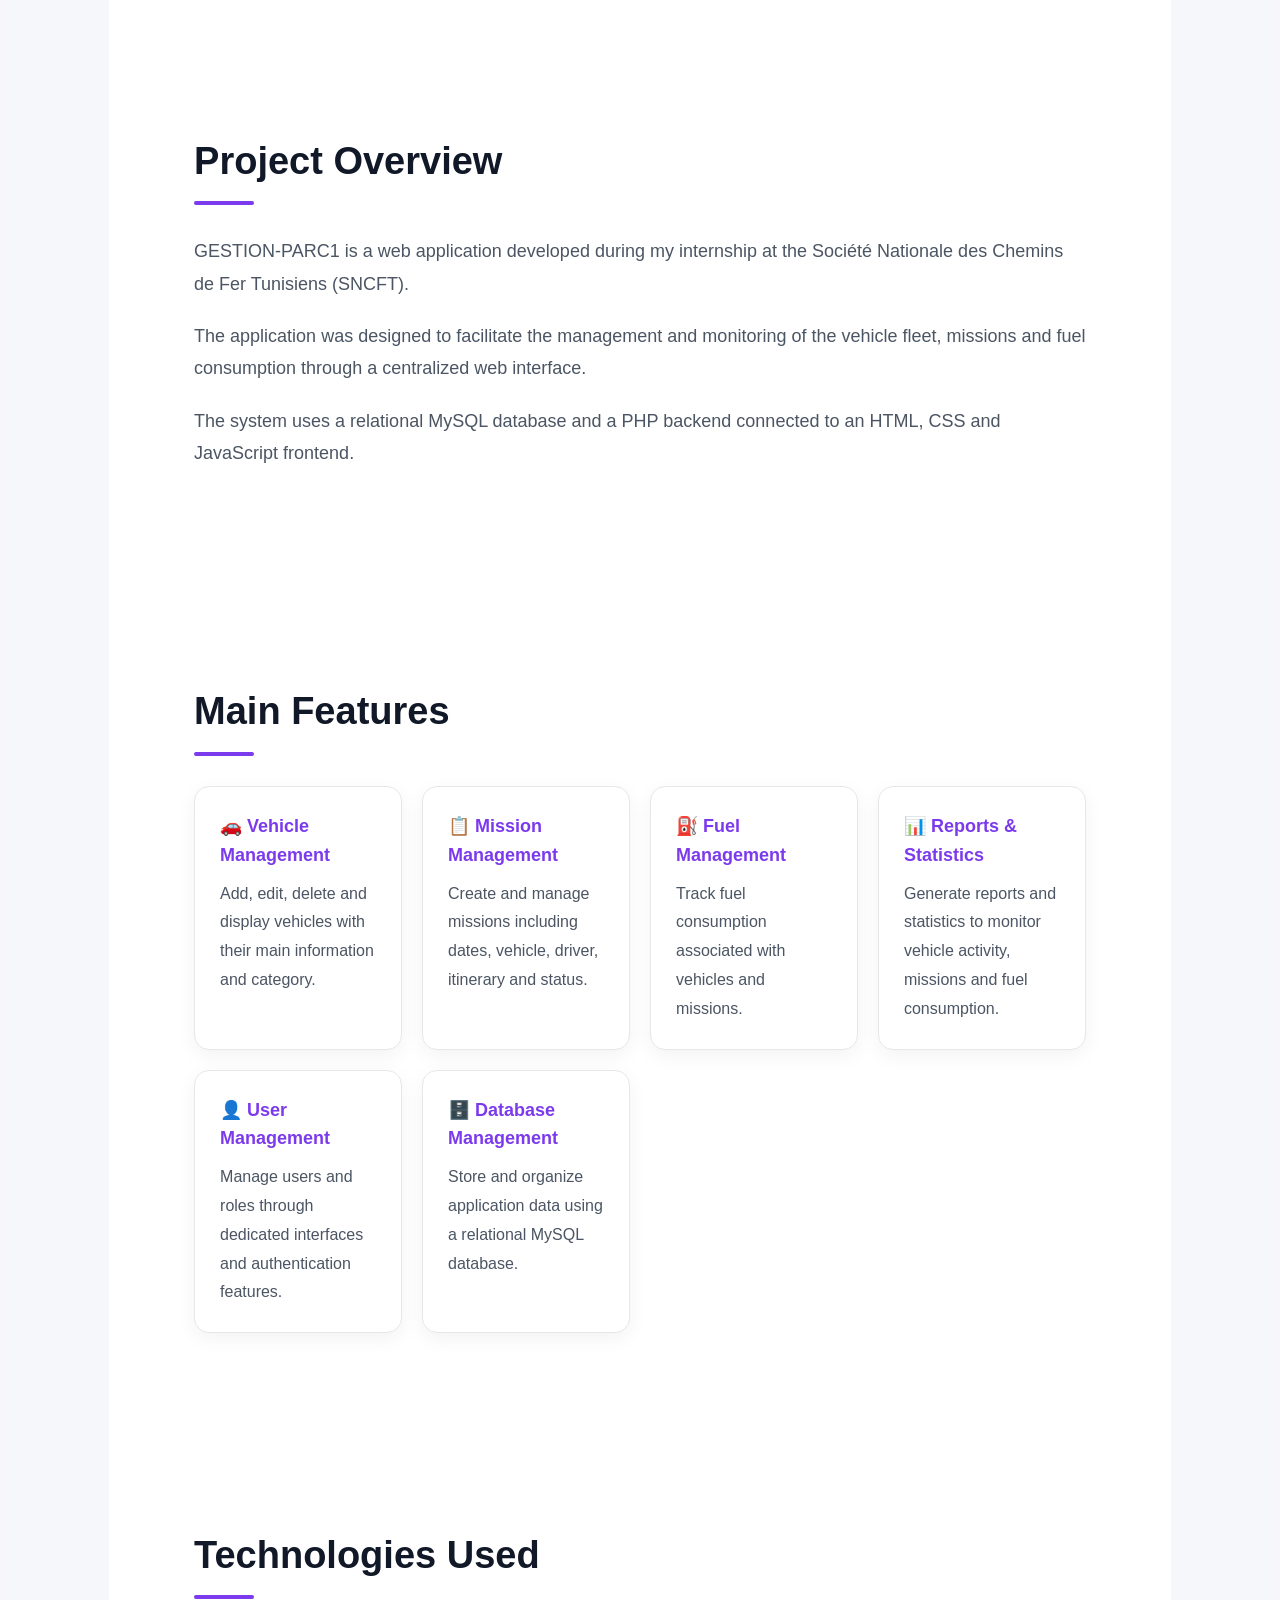
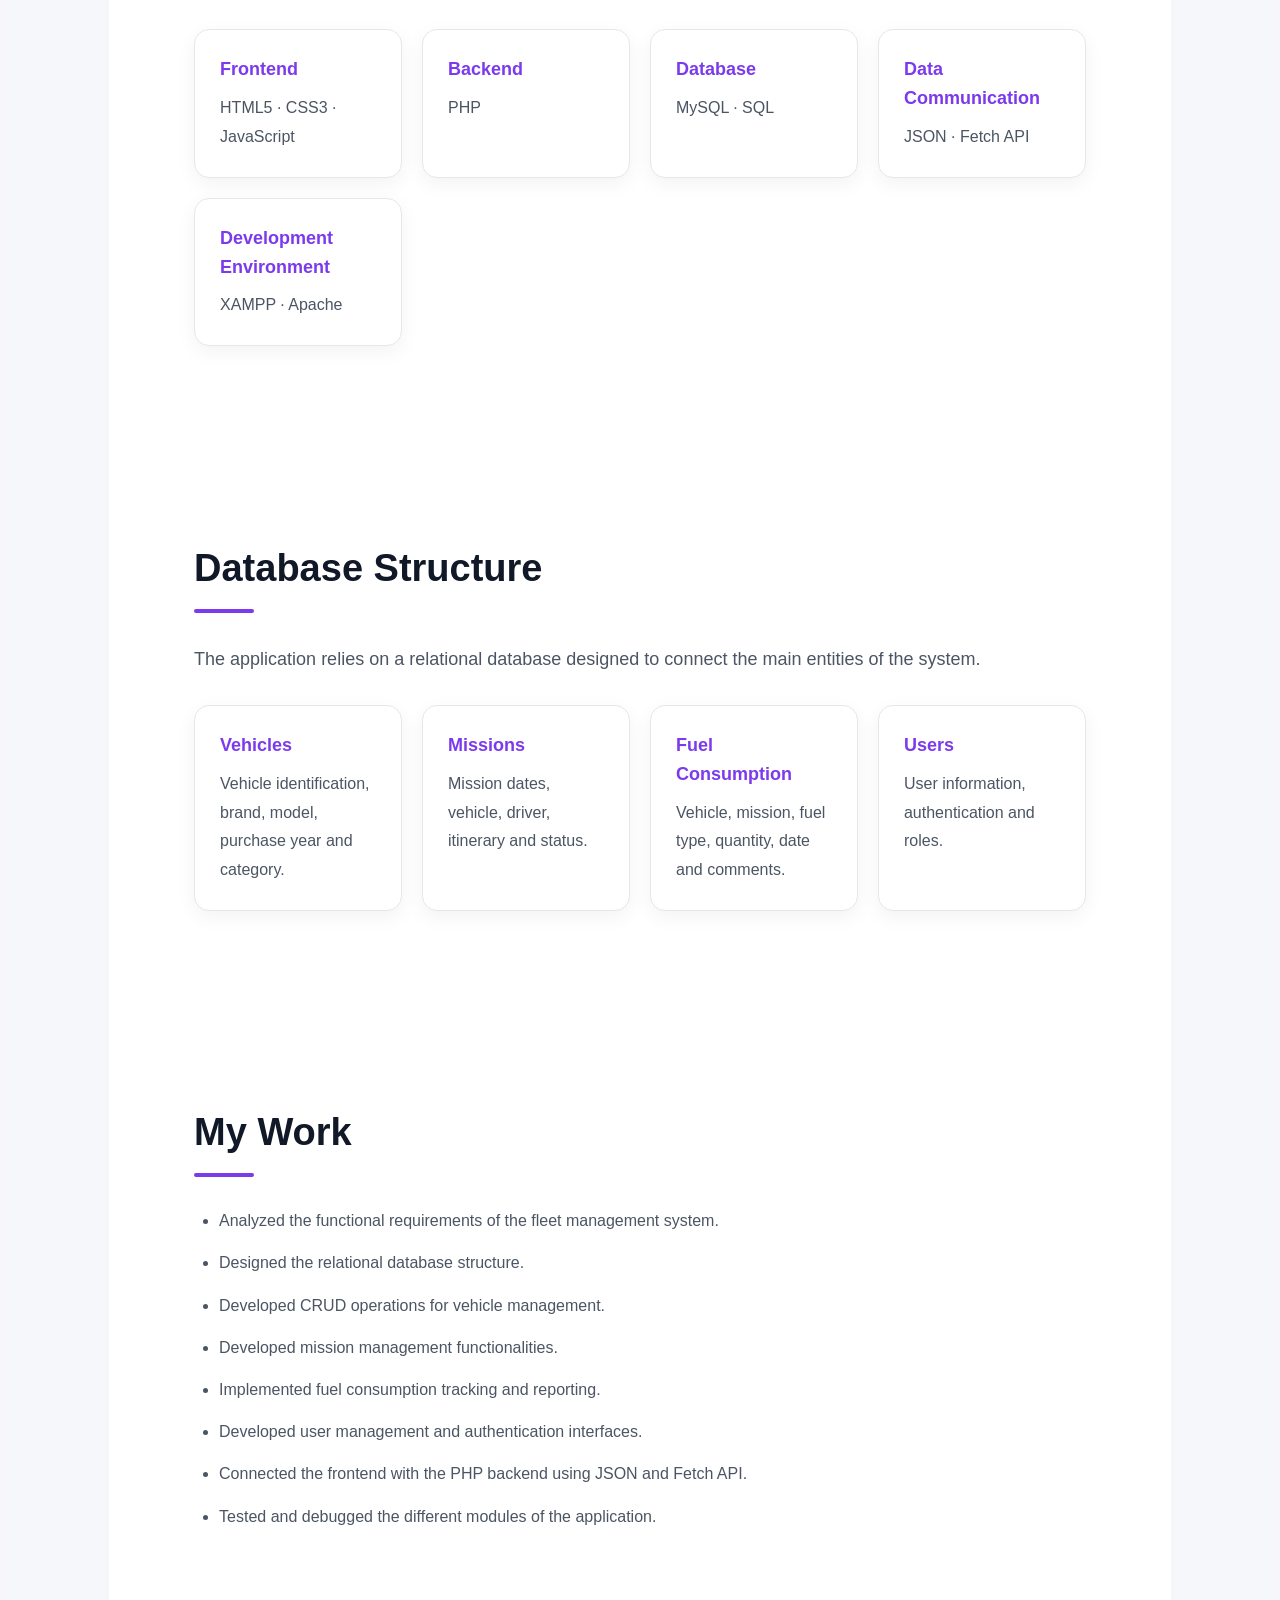
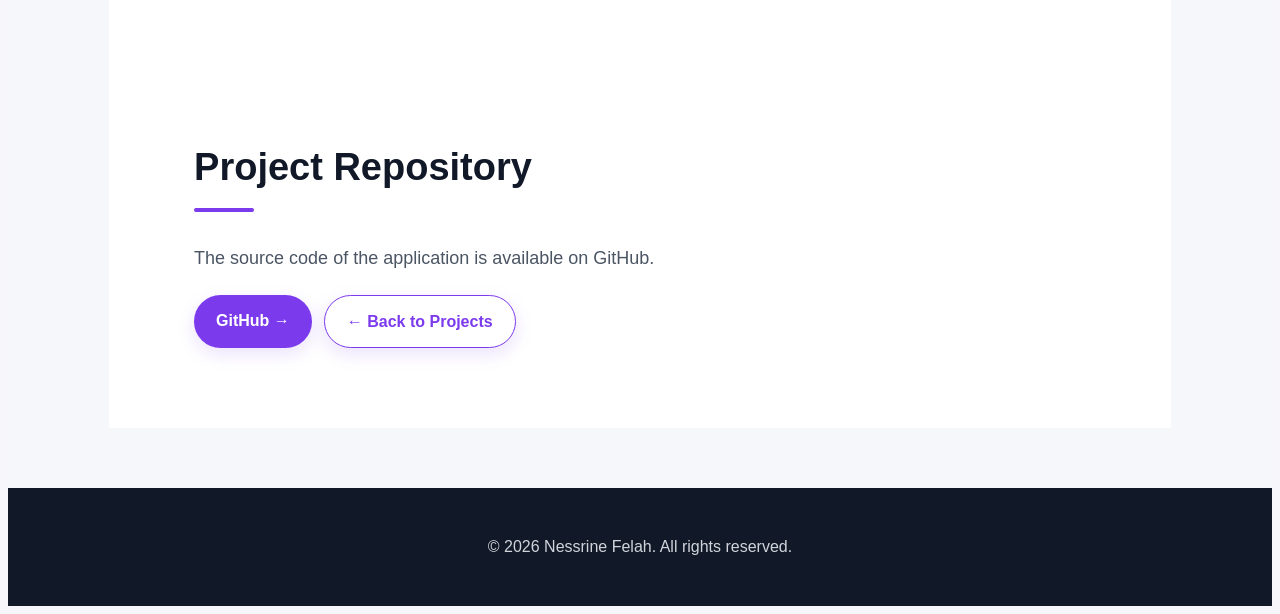
<file: project-parc.html>
<!DOCTYPE html>
<html lang="en">

<head>
    <meta charset="UTF-8">

    <meta name="viewport"
          content="width=device-width, initial-scale=1.0">

    <title>GESTION-PARC1 | Nessrine Felah</title>

    <link rel="stylesheet" href="style.css">
</head>

<body>

    <!-- =========================
         HEADER
    ========================== -->

    <header>
        <nav class="navbar">

            <div class="logo">
                Nessrine <span>Felah .</span>
            </div>

            <div class="nav-links">
                <a href="index.html">Home</a>
                <a href="index.html#about">About</a>
                <a href="index.html#skills">Skills</a>
                <a href="index.html#projects">Projects</a>
                <a href="index.html#contact">Contact</a>
            </div>

        </nav>
    </header>


    <!-- =========================
         PROJECT DETAILS
    ========================== -->

    <main class="project-details">

        <!-- PROJECT HEADER -->

        <section class="project-hero">

            <p class="project-label">
                INTERNSHIP PROJECT — SNCFT
            </p>

            <h1>
                GESTION-PARC1
            </h1>

            <h2>
                Vehicle Fleet Management System
            </h2>

            <p class="project-intro">
                Web application developed during my internship at
                SNCFT for managing the vehicle fleet, missions,
                fuel consumption and users.
            </p>

            <!-- TECH TAGS -->

            <div class="project-tags">

                <span>PHP</span>
                <span>MySQL</span>
                <span>HTML5</span>
                <span>CSS3</span>
                <span>JavaScript</span>
                <span>SQL</span>
                <span>Fetch API</span>
                <span>XAMPP</span>

            </div>

        </section>


        <!-- =========================
             PROJECT VIDEO
        ========================== -->

<section class="details-section">

    <h2>Project Demo</h2>

    <p>
        Short demonstration of the main functionalities
        developed for the vehicle fleet management system.
    </p>

    <div class="video-container">

        <video controls preload="metadata">

            <source src="1.mp4" type="video/mp4">

            Your browser does not support the video tag.

        </video>

    </div>

</section>


        <!-- =========================
             OVERVIEW
        ========================== -->

        <section class="details-section">

            <h2>Project Overview</h2>

            <p>
                GESTION-PARC1 is a web application developed during
                my internship at the Société Nationale des Chemins
                de Fer Tunisiens (SNCFT).
            </p>

            <p>
                The application was designed to facilitate the
                management and monitoring of the vehicle fleet,
                missions and fuel consumption through a centralized
                web interface.
            </p>

            <p>
                The system uses a relational MySQL database and a
                PHP backend connected to an HTML, CSS and JavaScript
                frontend.
            </p>

        </section>


        <!-- =========================
             MAIN FEATURES
        ========================== -->

        <section class="details-section">

            <h2>Main Features</h2>

            <div class="tech-grid">

                <div class="tech-card">

                    <h3>🚗 Vehicle Management</h3>

                    <p>
                        Add, edit, delete and display vehicles
                        with their main information and category.
                    </p>

                </div>


                <div class="tech-card">

                    <h3>📋 Mission Management</h3>

                    <p>
                        Create and manage missions including
                        dates, vehicle, driver, itinerary and status.
                    </p>

                </div>


                <div class="tech-card">

                    <h3>⛽ Fuel Management</h3>

                    <p>
                        Track fuel consumption associated with
                        vehicles and missions.
                    </p>

                </div>


                <div class="tech-card">

                    <h3>📊 Reports & Statistics</h3>

                    <p>
                        Generate reports and statistics to monitor
                        vehicle activity, missions and fuel consumption.
                    </p>

                </div>


                <div class="tech-card">

                    <h3>👤 User Management</h3>

                    <p>
                        Manage users and roles through dedicated
                        interfaces and authentication features.
                    </p>

                </div>


                <div class="tech-card">

                    <h3>🗄️ Database Management</h3>

                    <p>
                        Store and organize application data using
                        a relational MySQL database.
                    </p>

                </div>

            </div>

        </section>


        <!-- =========================
             TECHNOLOGIES
        ========================== -->

        <section class="details-section">

            <h2>Technologies Used</h2>

            <div class="tech-grid">

                <div class="tech-card">

                    <h3>Frontend</h3>

                    <p>
                        HTML5 · CSS3 · JavaScript
                    </p>

                </div>


                <div class="tech-card">

                    <h3>Backend</h3>

                    <p>
                        PHP
                    </p>

                </div>


                <div class="tech-card">

                    <h3>Database</h3>

                    <p>
                        MySQL · SQL
                    </p>

                </div>


                <div class="tech-card">

                    <h3>Data Communication</h3>

                    <p>
                        JSON · Fetch API
                    </p>

                </div>


                <div class="tech-card">

                    <h3>Development Environment</h3>

                    <p>
                        XAMPP · Apache
                    </p>

                </div>

            </div>

        </section>


        <!-- =========================
             DATABASE
        ========================== -->

        <section class="details-section">

            <h2>Database Structure</h2>

            <p>
                The application relies on a relational database
                designed to connect the main entities of the system.
            </p>

            <div class="tech-grid">

                <div class="tech-card">

                    <h3>Vehicles</h3>

                    <p>
                        Vehicle identification, brand, model,
                        purchase year and category.
                    </p>

                </div>


                <div class="tech-card">

                    <h3>Missions</h3>

                    <p>
                        Mission dates, vehicle, driver,
                        itinerary and status.
                    </p>

                </div>


                <div class="tech-card">

                    <h3>Fuel Consumption</h3>

                    <p>
                        Vehicle, mission, fuel type,
                        quantity, date and comments.
                    </p>

                </div>


                <div class="tech-card">

                    <h3>Users</h3>

                    <p>
                        User information, authentication
                        and roles.
                    </p>

                </div>

            </div>

        </section>


        <!-- =========================
             WHAT I WORKED ON
        ========================== -->

        <section class="details-section">

            <h2>My Work</h2>

            <ul>

                <li>
                    Analyzed the functional requirements of
                    the fleet management system.
                </li>

                <li>
                    Designed the relational database structure.
                </li>

                <li>
                    Developed CRUD operations for vehicle
                    management.
                </li>

                <li>
                    Developed mission management functionalities.
                </li>

                <li>
                    Implemented fuel consumption tracking
                    and reporting.
                </li>

                <li>
                    Developed user management and authentication
                    interfaces.
                </li>

                <li>
                    Connected the frontend with the PHP backend
                    using JSON and Fetch API.
                </li>

                <li>
                    Tested and debugged the different modules
                    of the application.
                </li>

            </ul>

        </section>


        <!-- =========================
             PROJECT LINKS
        ========================== -->

        <section class="details-section project-links-section">

            <h2>Project Repository</h2>

            <p>
                The source code of the application is available
                on GitHub.
            </p>

            <div class="project-buttons">

                <a
                    href="https://github.com/Nessrine23/sncft-gestion-parc"
                    target="_blank"
                    rel="noopener noreferrer"
                    class="project-button">

                    GitHub →

                </a>

                <a
                    href="index.html#projects"
                    class="project-button secondary">

                    ← Back to Projects

                </a>

            </div>

        </section>

    </main>


    <!-- =========================
         FOOTER
    ========================== -->

    <footer>

        <p>
            © 2026 Nessrine Felah. All rights reserved.
        </p>

    </footer>


</body>

</html>
</file>
<file: style.css>
```css
/* =========================================================
   RESET & GLOBAL
========================================================= */

* {
    margin: 0;
    padding: 0;
    box-sizing: border-box;
    scroll-behavior: smooth;
}

html {
    scroll-behavior: smooth;
}

body {
    font-family: Arial, Helvetica, sans-serif;
    background: #f7f7fb;
    color: #20202d;
    line-height: 1.6;
}

a {
    text-decoration: none;
    color: inherit;
}

img {
    max-width: 100%;
    display: block;
}

section {
    padding: 100px 8%;
}


/* =========================================================
   NAVBAR
========================================================= */

header {
    position: fixed;
    top: 0;
    left: 0;
    width: 100%;
    z-index: 1000;

    background: rgba(255, 255, 255, 0.95);
    backdrop-filter: blur(12px);

    border-bottom: 1px solid #e8e8ef;

    box-shadow: 0 2px 15px rgba(30, 30, 50, 0.04);
}

nav {
    max-width: 1200px;
    margin: auto;
    padding: 18px 30px;

    display: flex;
    justify-content: space-between;
    align-items: center;
}

.logo {
    font-size: 26px;
    font-weight: 700;
    color: #20202d;
    white-space: nowrap;
}

.logo span {
    color: #7c3aed;
}

nav ul {
    list-style: none;

    display: flex;
    align-items: center;
    gap: 30px;
}

nav ul li a {
    color: #5f6070;
    font-size: 15px;
    font-weight: 500;

    transition: all 0.3s ease;
}

nav ul li a:hover {
    color: #7c3aed;
}

nav ul li a.active {
    color: #7c3aed;
    font-weight: 600;
}


/* =========================================================
   HOME
========================================================= */

#home {
    min-height: 100vh;
    max-width: 1200px;

    margin: auto;

    display: flex;
    flex-direction: row;

    justify-content: space-between;
    align-items: center;

    gap: 70px;

    padding-top: 130px;

    background: #f7f7fb;

    opacity: 1;
    transform: none;
}

.home-content {
    flex: 1;
}

#home p:first-child {
    color: #7c3aed;

    font-size: 19px;
    font-weight: 600;

    margin-bottom: 10px;
}

#home h1 {
    color: #20202d;

    font-size: clamp(50px, 8vw, 90px);

    line-height: 1.05;

    margin-bottom: 20px;
}

#home h2 {
    color: #5f6070;

    font-size: 30px;

    margin-bottom: 20px;

    min-height: 48px;
}

#home p {
    max-width: 700px;

    color: #6d6e7d;

    font-size: 18px;

    margin-bottom: 30px;
}


/* =========================================================
   HOME IMAGE
========================================================= */

.home-image {
    flex: 0 0 350px;

    display: flex;
    justify-content: center;
    align-items: center;
}

.home-image img {
    width: 350px;
    height: 350px;

    object-fit: cover;

    border-radius: 50%;

    border: 5px solid #7c3aed;

    background: #ffffff;

    box-shadow:
        0 20px 50px rgba(124, 58, 237, 0.18);

    transition: all 0.4s ease;
}

.home-image img:hover {
    transform: scale(1.04);

    box-shadow:
        0 25px 65px rgba(124, 58, 237, 0.25);
}


/* =========================================================
   HOME BUTTONS
========================================================= */

#home a {
    display: inline-block;

    padding: 14px 28px;

    margin-right: 10px;
    margin-bottom: 10px;

    border-radius: 30px;

    background: #7c3aed;

    color: #ffffff;

    font-weight: 600;

    box-shadow:
        0 8px 20px rgba(124, 58, 237, 0.18);

    transition: all 0.3s ease;
}

#home a:hover {
    transform: translateY(-3px);

    background: #6d28d9;

    box-shadow:
        0 12px 25px rgba(124, 58, 237, 0.25);
}


/* =========================================================
   SECTION TITLES
========================================================= */

section h2 {
    color: #20202d;

    font-size: 42px;

    margin-bottom: 40px;
}

section h2::after {
    content: "";

    display: block;

    width: 60px;
    height: 4px;

    margin-top: 10px;

    background: #7c3aed;

    border-radius: 10px;
}


/* =========================================================
   ABOUT
========================================================= */

#about {
    background: #ffffff;

    border-top: 1px solid #eeeeF3;
    border-bottom: 1px solid #eeeeF3;
}

#about p {
    max-width: 850px;

    color: #656676;

    font-size: 18px;

    margin-bottom: 20px;
}


/* =========================================================
   SKILLS
========================================================= */

#skills {
    max-width: 1200px;

    margin: auto;

    background: #f7f7fb;
}

#skills h3 {
    color: #7c3aed;

    margin-top: 30px;
    margin-bottom: 10px;

    font-size: 20px;
}

#skills p {
    color: #656676;

    font-size: 17px;
}


/* =========================================================
   PROJECTS
========================================================= */

#projects {
    background: #ffffff;

    border-top: 1px solid #eeeeF3;
    border-bottom: 1px solid #eeeeF3;
}

#projects article {
    background: #ffffff;

    padding: 30px;

    margin-bottom: 30px;

    border-radius: 18px;

    border: 1px solid #e5e5ed;

    box-shadow:
        0 8px 25px rgba(30, 30, 50, 0.05);

    transition: all 0.3s ease;
}

#projects article:hover {
    transform: translateY(-7px);

    border-color: #a78bfa;

    box-shadow:
        0 18px 40px rgba(124, 58, 237, 0.12);
}

#projects h3 {
    color: #20202d;

    font-size: 25px;

    margin-bottom: 15px;
}

#projects p {
    color: #656676;

    margin-bottom: 10px;
}


/* =========================================================
   PROJECT AWARD
========================================================= */

.project-award {
    display: inline-block;

    margin: 5px 0 20px;

    padding: 8px 16px;

    border-radius: 20px;

    background: #f1edff;

    border: 1px solid #c4b5fd;

    color: #6d28d9;

    font-size: 15px;

    font-weight: 700;
}

.award-place {
    color: #7c3aed !important;

    font-weight: 700;
}


/* =========================================================
   PROJECT BUTTONS
========================================================= */

.project-buttons {
    display: flex;

    flex-wrap: wrap;

    gap: 12px;

    margin-top: 20px;
}

.project-button {
    display: inline-block;

    padding: 13px 22px;

    border-radius: 30px;

    background: #7c3aed;

    color: #ffffff;

    font-weight: 700;

    box-shadow:
        0 6px 18px rgba(124, 58, 237, 0.15);

    transition: all 0.3s ease;
}

.project-button:hover {
    background: #6d28d9;

    transform: translateY(-3px);
}

.project-button.secondary {
    background: #ffffff;

    border: 1px solid #7c3aed;

    color: #7c3aed;
}

.project-button.secondary:hover {
    background: #7c3aed;

    color: #ffffff;
}

.project-link {
    display: inline-block;

    margin-top: 10px;

    color: #7c3aed;

    font-weight: 700;

    transition: all 0.3s ease;
}

.project-link:hover {
    color: #6d28d9;

    transform: translateX(5px);
}


/* =========================================================
   TECH STACK
========================================================= */

.tech-stack {
    display: flex;

    flex-wrap: wrap;

    gap: 10px;

    margin: 20px 0;
}

.tech-stack span {
    padding: 8px 15px;

    border-radius: 20px;

    background: #f1edff;

    border: 1px solid #c4b5fd;

    color: #6d28d9;

    font-size: 14px;

    font-weight: 500;
}


/* =========================================================
   NUTRISMART LOGO
========================================================= */

.project-title-with-logo {
    display: flex;

    align-items: center;

    gap: 15px;

    margin-bottom: 15px;
}

.nutrismart-logo img {
    width: 55px;
    height: 55px;

    object-fit: contain;

    border-radius: 10px;
}


/* =========================================================
   EDUCATION
========================================================= */

#education {
    background: #f7f7fb;
}

#education article {
    border-left: 3px solid #7c3aed;

    padding: 20px 30px;

    margin-bottom: 30px;

    background: #ffffff;

    border-radius: 0 12px 12px 0;

    box-shadow:
        0 6px 20px rgba(30, 30, 50, 0.04);

    transition: all 0.3s ease;
}

#education article:hover {
    transform: translateX(5px);

    box-shadow:
        0 10px 25px rgba(124, 58, 237, 0.08);
}

#education h3 {
    color: #20202d;

    margin-bottom: 10px;
}

#education p {
    color: #656676;
}


/* =========================================================
   ACTIVITIES
========================================================= */

section:not(#home):not(#about):not(#skills):not(#projects):not(#education):not(#contact):not(.project-details):not(.details-section):not(.award-section):not(.back-section) article {
    background: #ffffff;

    padding: 25px;

    margin-bottom: 20px;

    border-radius: 14px;

    border: 1px solid #e5e5ed;

    box-shadow:
        0 6px 20px rgba(30, 30, 50, 0.04);

    transition: all 0.3s ease;
}

section article h3 {
    color: #20202d;

    margin-bottom: 10px;
}

section article p {
    color: #656676;
}


/* =========================================================
   CONTACT
========================================================= */

#contact {
    background: #ffffff;

    border-top: 1px solid #eeeeF3;
}

#contact p {
    color: #656676;

    margin-bottom: 15px;
}

#contact a {
    color: #7c3aed;

    font-weight: 600;

    transition: all 0.3s ease;
}

#contact a:hover {
    color: #6d28d9;

    text-decoration: underline;
}


/* =========================================================
   FOOTER
========================================================= */

footer {
    text-align: center;

    padding: 30px;

    background: #20202d;

    color: #c7c7d1;
}


/* =========================================================
   TALENTSPHERE PAGE
========================================================= */

.project-details {
    max-width: 1100px;

    margin: auto;

    padding: 150px 8% 60px;

    background: #f7f7fb;
}

.project-label {
    color: #7c3aed;

    font-size: 18px;

    font-weight: 700;

    margin-bottom: 15px;
}

.project-details > h1 {
    color: #20202d;

    font-size: clamp(45px, 7vw, 75px);

    line-height: 1.1;

    margin-bottom: 15px;
}

.project-details > h2 {
    color: #656676;

    font-size: 30px;

    margin-bottom: 25px;
}

.project-intro {
    max-width: 900px;

    color: #656676;

    font-size: 19px;

    margin-bottom: 30px;
}


/* =========================================================
   TALENTSPHERE TAGS
========================================================= */

.project-tags {
    display: flex;

    flex-wrap: wrap;

    gap: 12px;

    margin: 25px 0 30px;
}

.project-tags span {
    display: inline-block;

    padding: 9px 16px;

    border-radius: 25px;

    background: #f1edff;

    border: 1px solid #c4b5fd;

    color: #6d28d9;

    font-size: 14px;

    font-weight: 500;
}


/* =========================================================
   DETAILS SECTIONS
========================================================= */

.details-section {
    max-width: 1100px;

    margin: auto;

    padding: 80px 8%;

    background: #ffffff;
}

.details-section h2 {
    color: #20202d;

    font-size: 38px;

    margin-bottom: 30px;
}

.details-section h3 {
    color: #20202d;

    font-size: 23px;

    margin-top: 30px;

    margin-bottom: 15px;
}

.details-section p {
    max-width: 900px;

    color: #656676;

    font-size: 18px;

    line-height: 1.8;

    margin-bottom: 20px;
}

.details-section ul,
.details-section ol {
    max-width: 900px;

    padding-left: 25px;

    color: #656676;
}

.details-section li {
    margin-bottom: 15px;

    line-height: 1.7;
}

.details-section strong {
    color: #20202d;
}


/* =========================================================
   TECH GRID
========================================================= */

.tech-grid {
    display: grid;

    grid-template-columns: repeat(4, 1fr);

    gap: 20px;

    margin-top: 30px;
}

.tech-grid > div {
    background: #ffffff;

    border: 1px solid #e5e5ed;

    border-radius: 15px;

    padding: 25px;

    box-shadow:
        0 6px 20px rgba(30, 30, 50, 0.04);

    transition: all 0.3s ease;
}

.tech-grid > div:hover {
    transform: translateY(-5px);

    border-color: #a78bfa;

    box-shadow:
        0 12px 30px rgba(124, 58, 237, 0.10);
}

.tech-grid h3 {
    color: #7c3aed;

    font-size: 18px;

    margin: 0 0 10px;
}

.tech-grid p {
    color: #656676;

    margin: 0;

    font-size: 16px;
}


/* =========================================================
   RESULT CARD
========================================================= */

.result-card {
    display: flex;

    align-items: center;

    gap: 30px;

    max-width: 750px;

    margin: 30px 0;

    padding: 30px;

    background: #ffffff;

    border: 1px solid #e5e5ed;

    border-radius: 15px;

    box-shadow:
        0 8px 25px rgba(30, 30, 50, 0.05);
}

.result-number {
    font-size: 55px;

    font-weight: 700;

    color: #7c3aed;

    white-space: nowrap;
}

.result-card h3 {
    margin: 0 0 8px;

    color: #20202d;
}

.result-card p {
    margin: 0;

    color: #656676;
}


/* =========================================================
   SKILL LIST
========================================================= */

.skill-list {
    display: flex;

    flex-wrap: wrap;

    gap: 15px;

    margin-top: 30px;
}

.skill-list div {
    padding: 12px 18px;

    border-radius: 25px;

    background: #f1edff;

    border: 1px solid #c4b5fd;

    color: #6d28d9;

    font-size: 15px;
}


/* =========================================================
   AWARD SECTION
========================================================= */

.award-section {
    max-width: 1100px;

    margin: 40px auto;

    padding: 80px 8%;

    background: #ffffff;

    border-radius: 20px;

    border: 1px solid #e5e5ed;

    box-shadow:
        0 10px 35px rgba(30, 30, 50, 0.06);
}

.award-badge {
    display: inline-block;

    padding: 10px 20px;

    margin-bottom: 20px;

    border-radius: 25px;

    background: #f1edff;

    border: 1px solid #c4b5fd;

    color: #6d28d9;

    font-weight: 700;
}

.award-section h2 {
    color: #20202d;

    font-size: 42px;

    margin-bottom: 10px;
}

.award-section h3 {
    color: #7c3aed;

    margin-bottom: 25px;
}

.award-section p {
    max-width: 850px;

    color: #656676;

    font-size: 18px;

    line-height: 1.8;
}


/* =========================================================
   AWARD GALLERY
========================================================= */

.award-gallery {
    display: grid;

    grid-template-columns: repeat(3, 1fr);

    gap: 25px;

    margin-top: 40px;
}

.award-image {
    overflow: hidden;

    background: #ffffff;

    border: 1px solid #e5e5ed;

    border-radius: 15px;

    box-shadow:
        0 6px 20px rgba(30, 30, 50, 0.05);

    transition: all 0.3s ease;
}

.award-image:hover {
    transform: translateY(-8px);

    border-color: #a78bfa;

    box-shadow:
        0 15px 40px rgba(124, 58, 237, 0.12);
}

.award-image img {
    width: 100%;

    height: 300px;

    object-fit: cover;
}

.award-image p {
    text-align: center;

    padding: 15px;

    margin: 0;

    color: #656676;

    font-size: 15px;
}


/* =========================================================
   VIDEO
========================================================= */

.video-container {
    width: 100%;

    max-width: 900px;

    margin: 30px auto;

    overflow: hidden;

    border-radius: 15px;

    border: 1px solid #e5e5ed;

    background: #ffffff;

    box-shadow:
        0 15px 40px rgba(30, 30, 50, 0.08);
}

.video-container video {
    display: block;

    width: 100%;

    height: auto;
}


/* =========================================================
   REPORT
========================================================= */

.report-section {
    background: #ffffff;

    border-radius: 20px;

    border: 1px solid #e5e5ed;
}


/* =========================================================
   BACK SECTION
========================================================= */

.back-section {
    text-align: center;

    padding: 60px 8%;

    background: #f7f7fb;
}


/* =========================================================
   PROJECT COVER - NUTRISMART
========================================================= */

.project-cover {
    width: 100%;

    max-width: 1100px;

    margin: 120px auto 40px;

    padding: 20px;

    background: #ffffff;

    border: 1px solid #e5e5ed;

    border-radius: 20px;

    box-shadow:
        0 15px 40px rgba(30, 30, 50, 0.08);
}

.project-cover iframe {
    width: 100%;

    height: 700px;

    border: none;

    border-radius: 12px;

    display: block;
}


/* =========================================================
   PROJECT RESOURCE
========================================================= */

.project-resources {
    max-width: 1100px;

    margin: 50px auto;

    padding: 40px;

    background: #ffffff;

    border-radius: 20px;

    border: 1px solid #e5e5ed;

    box-shadow:
        0 8px 25px rgba(30, 30, 50, 0.05);
}

.project-resources > p {
    color: #656676;

    margin-bottom: 25px;
}

.resource-buttons {
    display: flex;

    flex-wrap: wrap;

    gap: 15px;
}

.resource-button {
    display: inline-block;

    padding: 13px 22px;

    border-radius: 30px;

    background: #7c3aed;

    color: #ffffff;

    font-weight: 700;

    transition: all 0.3s ease;
}

.resource-button:hover {
    background: #6d28d9;

    transform: translateY(-3px);
}

.resource-button.secondary {
    background: #ffffff;

    border: 1px solid #7c3aed;

    color: #7c3aed;
}


/* =========================================================
   PROJECT END
========================================================= */

.project-end {
    text-align: center;

    max-width: 900px;

    margin: auto;
}

.project-end p {
    color: #656676;

    margin-bottom: 25px;
}


/* =========================================================
   MOBILE 900px
========================================================= */

@media (max-width: 900px) {

    #home {
        gap: 40px;
    }

    .home-image {
        flex: 0 0 280px;
    }

    .home-image img {
        width: 280px;
        height: 280px;
    }

    #home h1 {
        font-size: 60px;
    }

    #home h2 {
        font-size: 25px;
    }

    .tech-grid {
        grid-template-columns: repeat(2, 1fr);
    }

    .award-gallery {
        grid-template-columns: 1fr;
    }
}


/* =========================================================
   MOBILE 768px
========================================================= */

@media (max-width: 768px) {

    nav {
        flex-direction: column;

        gap: 15px;
    }

    nav ul {
        gap: 15px;

        flex-wrap: wrap;

        justify-content: center;
    }


    /* HOME */

    #home {
        flex-direction: column;

        text-align: center;

        padding-top: 140px;

        gap: 40px;
    }

    .home-content {
        width: 100%;
    }

    .home-image {
        flex: none;

        order: -1;
    }

    .home-image img {
        width: 250px;
        height: 250px;
    }

    #home h1 {
        font-size: 55px;
    }

    #home h2 {
        font-size: 23px;
    }

    #home p {
        margin-left: auto;
        margin-right: auto;
    }


    /* SECTIONS */

    section {
        padding: 80px 6%;
    }

    section h2 {
        font-size: 34px;
    }


    /* TALENTSPHERE */

    .project-details {
        padding: 130px 6% 50px;
    }

    .project-details > h1 {
        font-size: 48px;
    }

    .project-details > h2 {
        font-size: 24px;
    }

    .project-intro {
        font-size: 17px;
    }

    .details-section {
        padding: 60px 6%;
    }

    .details-section h2 {
        font-size: 32px;
    }

    .tech-grid {
        grid-template-columns: 1fr;
    }

    .result-card {
        flex-direction: column;

        text-align: center;
    }

    .result-number {
        font-size: 45px;
    }

    .award-section {
        margin: 20px 6%;

        padding: 60px 6%;
    }

    .award-section h2 {
        font-size: 32px;
    }

    .award-image img {
        height: 280px;
    }


    /* PROJECT COVER */

    .project-cover {
        margin-top: 120px;

        padding: 10px;
    }

    .project-cover iframe {
        height: 500px;
    }


    /* BUTTONS */

    .project-buttons {
        justify-content: flex-start;
    }

    .resource-buttons {
        flex-direction: column;
    }

    .resource-button {
        text-align: center;
    }
}


/* =========================================================
   SMALL MOBILE 480px
========================================================= */

@media (max-width: 480px) {

    nav {
        padding: 15px 20px;
    }

    .logo {
        font-size: 23px;
    }

    nav ul {
        gap: 10px;

        font-size: 14px;
    }


    /* HOME */

    #home {
        padding-top: 130px;

        gap: 30px;
    }

    .home-image img {
        width: 200px;
        height: 200px;
    }

    #home h1 {
        font-size: 43px;
    }

    #home h2 {
        font-size: 20px;

        min-height: 40px;
    }

    #home p {
        font-size: 16px;
    }

    #home a {
        padding: 12px 20px;

        margin-right: 5px;
    }


    /* SECTIONS */

    section {
        padding: 70px 5%;
    }

    section h2 {
        font-size: 30px;
    }


    /* TALENTSPHERE */

    .project-details {
        padding-top: 120px;
    }

    .project-details > h1 {
        font-size: 40px;
    }

    .project-details > h2 {
        font-size: 21px;
    }

    .project-tags {
        gap: 8px;
    }

    .project-tags span {
        font-size: 13px;

        padding: 8px 12px;
    }

    .details-section {
        padding: 50px 5%;
    }

    .details-section h2 {
        font-size: 28px;
    }

    .details-section p {
        font-size: 16px;
    }

    .award-section {
        margin: 20px 5%;

        padding: 50px 5%;
    }

    .award-image img {
        height: 230px;
    }

    .project-button {
        width: 100%;

        text-align: center;
    }
}
```css
/* =========================================================
   FORCE LIGHT THEME
   Put this at the VERY END of your CSS file
========================================================= */

/* PAGE */
html,
body {
    background: #f5f7fb !important;
    color: #1f2937 !important;
}

/* ALL SECTIONS */
section {
    background: #f5f7fb !important;
    color: #1f2937 !important;
}

/* NAVBAR */
header {
    background: rgba(255, 255, 255, 0.97) !important;
    border-bottom: 1px solid #e5e7eb !important;
    box-shadow: 0 2px 15px rgba(0, 0, 0, 0.05) !important;
}

nav ul li a {
    color: #4b5563 !important;
}

nav ul li a:hover,
nav ul li a.active {
    color: #7c3aed !important;
}

.logo {
    color: #111827 !important;
}

.logo span {
    color: #7c3aed !important;
}


/* HOME */
#home {
    background: #f5f7fb !important;
}

#home h1 {
    color: #111827 !important;
}

#home h2 {
    color: #4b5563 !important;
}

#home p {
    color: #6b7280 !important;
}

#home p:first-child {
    color: #7c3aed !important;
}


/* HOME BUTTONS */
#home a {
    background: #7c3aed !important;
    color: white !important;
}

#home a:hover {
    background: #6d28d9 !important;
}


/* HOME IMAGE */
.home-image img {
    border-color: #7c3aed !important;
    background: white !important;
    box-shadow: 0 15px 40px rgba(124, 58, 237, 0.20) !important;
}


/* TITLES */
section h2,
.details-section h2,
.award-section h2 {
    color: #111827 !important;
}

section h2::after {
    background: #7c3aed !important;
}


/* ABOUT */
#about {
    background: white !important;
}

#about p {
    color: #4b5563 !important;
}


/* SKILLS */
#skills {
    background: #f5f7fb !important;
}

#skills h3 {
    color: #7c3aed !important;
}

#skills p {
    color: #4b5563 !important;
}


/* PROJECTS */
#projects {
    background: white !important;
}

#projects article {
    background: white !important;
    color: #111827 !important;
    border-color: #e5e7eb !important;
    box-shadow: 0 8px 25px rgba(0, 0, 0, 0.05) !important;
}

#projects article:hover {
    border-color: #7c3aed !important;
    box-shadow: 0 15px 40px rgba(124, 58, 237, 0.12) !important;
}

#projects h3 {
    color: #111827 !important;
}

#projects p {
    color: #4b5563 !important;
}


/* PROJECT TAGS */
.project-award,
.tech-stack span,
.project-tags span,
.skill-list div,
.award-badge {
    background: #f0eaff !important;
    border-color: #c4b5fd !important;
    color: #6d28d9 !important;
}


/* PROJECT BUTTONS */
.project-button {
    background: #7c3aed !important;
    color: white !important;
}

.project-button:hover {
    background: #6d28d9 !important;
}

.project-button.secondary {
    background: white !important;
    color: #7c3aed !important;
    border-color: #7c3aed !important;
}


/* EDUCATION */
#education {
    background: #f5f7fb !important;
}

#education article {
    background: white !important;
    border-left-color: #7c3aed !important;
    border-top: 1px solid #e5e7eb !important;
    border-right: 1px solid #e5e7eb !important;
    border-bottom: 1px solid #e5e7eb !important;
}

#education h3 {
    color: #111827 !important;
}

#education p {
    color: #4b5563 !important;
}


/* OTHER ARTICLES */
section article {
    color: #111827 !important;
}

section article h3 {
    color: #111827 !important;
}

section article p {
    color: #4b5563 !important;
}


/* CONTACT */
#contact {
    background: white !important;
}

#contact p {
    color: #4b5563 !important;
}

#contact a {
    color: #7c3aed !important;
}


/* TALENTSPHERE */
.project-details {
    background: #f5f7fb !important;
}

.project-details > h1 {
    color: #111827 !important;
}

.project-details > h2 {
    color: #4b5563 !important;
}

.project-label {
    color: #7c3aed !important;
}

.project-intro {
    color: #4b5563 !important;
}


/* DETAILS */
.details-section {
    background: white !important;
    color: #111827 !important;
}

.details-section h2,
.details-section h3 {
    color: #111827 !important;
}

.details-section p,
.details-section li {
    color: #4b5563 !important;
}

.details-section strong {
    color: #111827 !important;
}


/* TECH GRID */
.tech-grid > div {
    background: white !important;
    border-color: #e5e7eb !important;
    box-shadow: 0 6px 20px rgba(0, 0, 0, 0.05) !important;
}

.tech-grid > div:hover {
    border-color: #7c3aed !important;
}

.tech-grid h3 {
    color: #7c3aed !important;
}

.tech-grid p {
    color: #4b5563 !important;
}


/* RESULT CARD */
.result-card {
    background: white !important;
    border-color: #e5e7eb !important;
}

.result-number {
    color: #7c3aed !important;
}

.result-card h3 {
    color: #111827 !important;
}

.result-card p {
    color: #4b5563 !important;
}


/* AWARD */
.award-section {
    background: white !important;
    border: 1px solid #e5e7eb !important;
}

.award-section h2 {
    color: #111827 !important;
}

.award-section h3 {
    color: #7c3aed !important;
}

.award-section p {
    color: #4b5563 !important;
}


/* GALLERY */
.award-image {
    background: white !important;
    border-color: #e5e7eb !important;
}

.award-image p {
    color: #4b5563 !important;
}


/* VIDEO */
.video-container {
    background: white !important;
    border-color: #e5e7eb !important;
}


/* REPORT */
.report-section {
    background: white !important;
}


/* PROJECT COVER */
.project-cover {
    background: white !important;
    border-color: #e5e7eb !important;
}


/* RESOURCES */
.project-resources {
    background: white !important;
    border-color: #e5e7eb !important;
}

.project-resources > p {
    color: #4b5563 !important;
}

.resource-button {
    background: #7c3aed !important;
    color: white !important;
}

.resource-button.secondary {
    background: white !important;
    color: #7c3aed !important;
    border-color: #7c3aed !important;
}


/* BACK */
.back-section {
    background: #f5f7fb !important;
}


/* FOOTER */
footer {
    background: #111827 !important;
    color: #d1d5db !important;
}
/* =========================================================
   NUTRISMART PROJECT IMAGE
========================================================= */

.project-image {
    width: 100%;
    max-width: 1100px;
    margin: 120px auto 50px;
    padding: 20px;

    background: #ffffff;

    border: 1px solid #e5e7eb;
    border-radius: 20px;

    box-shadow:
        0 15px 40px rgba(30, 30, 50, 0.08);

    overflow: hidden;
}

.project-image img {
    width: 100%;
    max-height: 600px;

    object-fit: cover;

    border-radius: 14px;

    display: block;

    transition: transform 0.4s ease;
}

.project-image img:hover {
    transform: scale(1.02);
}
```

```
</file>
